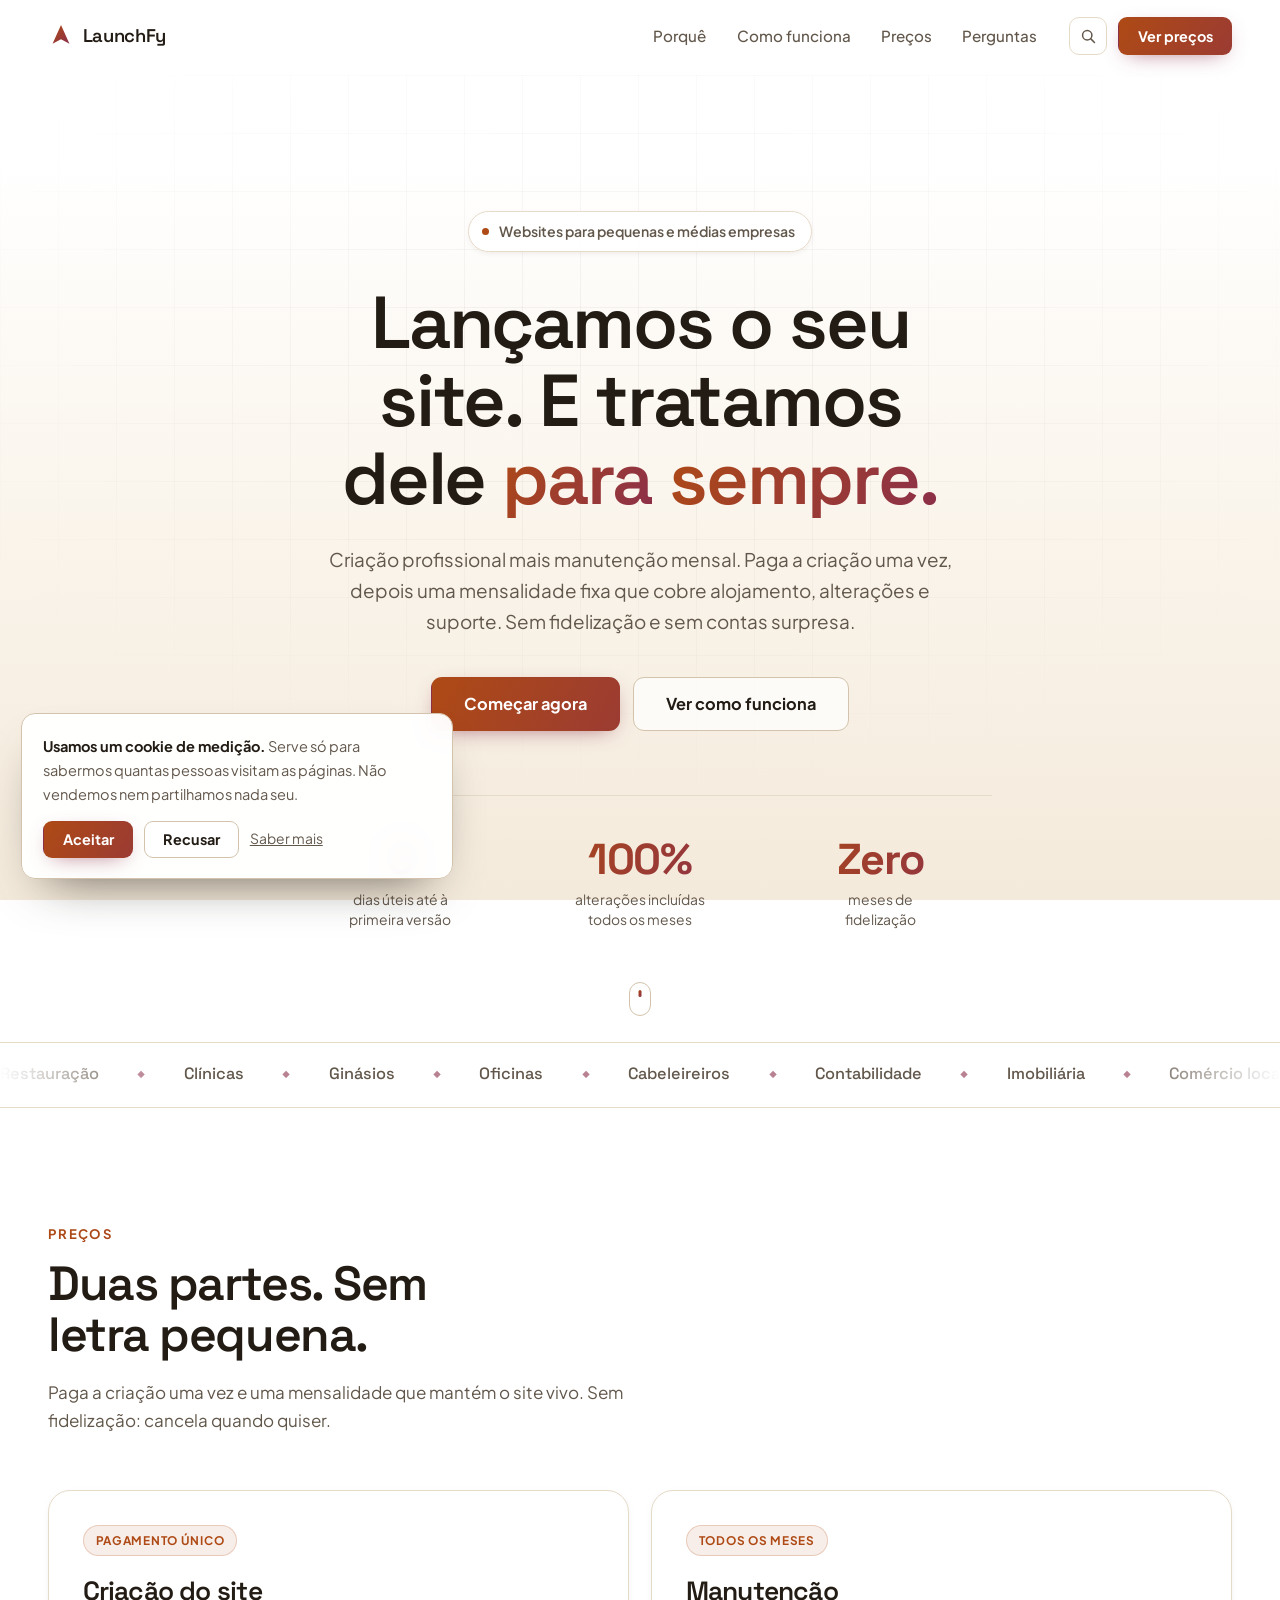
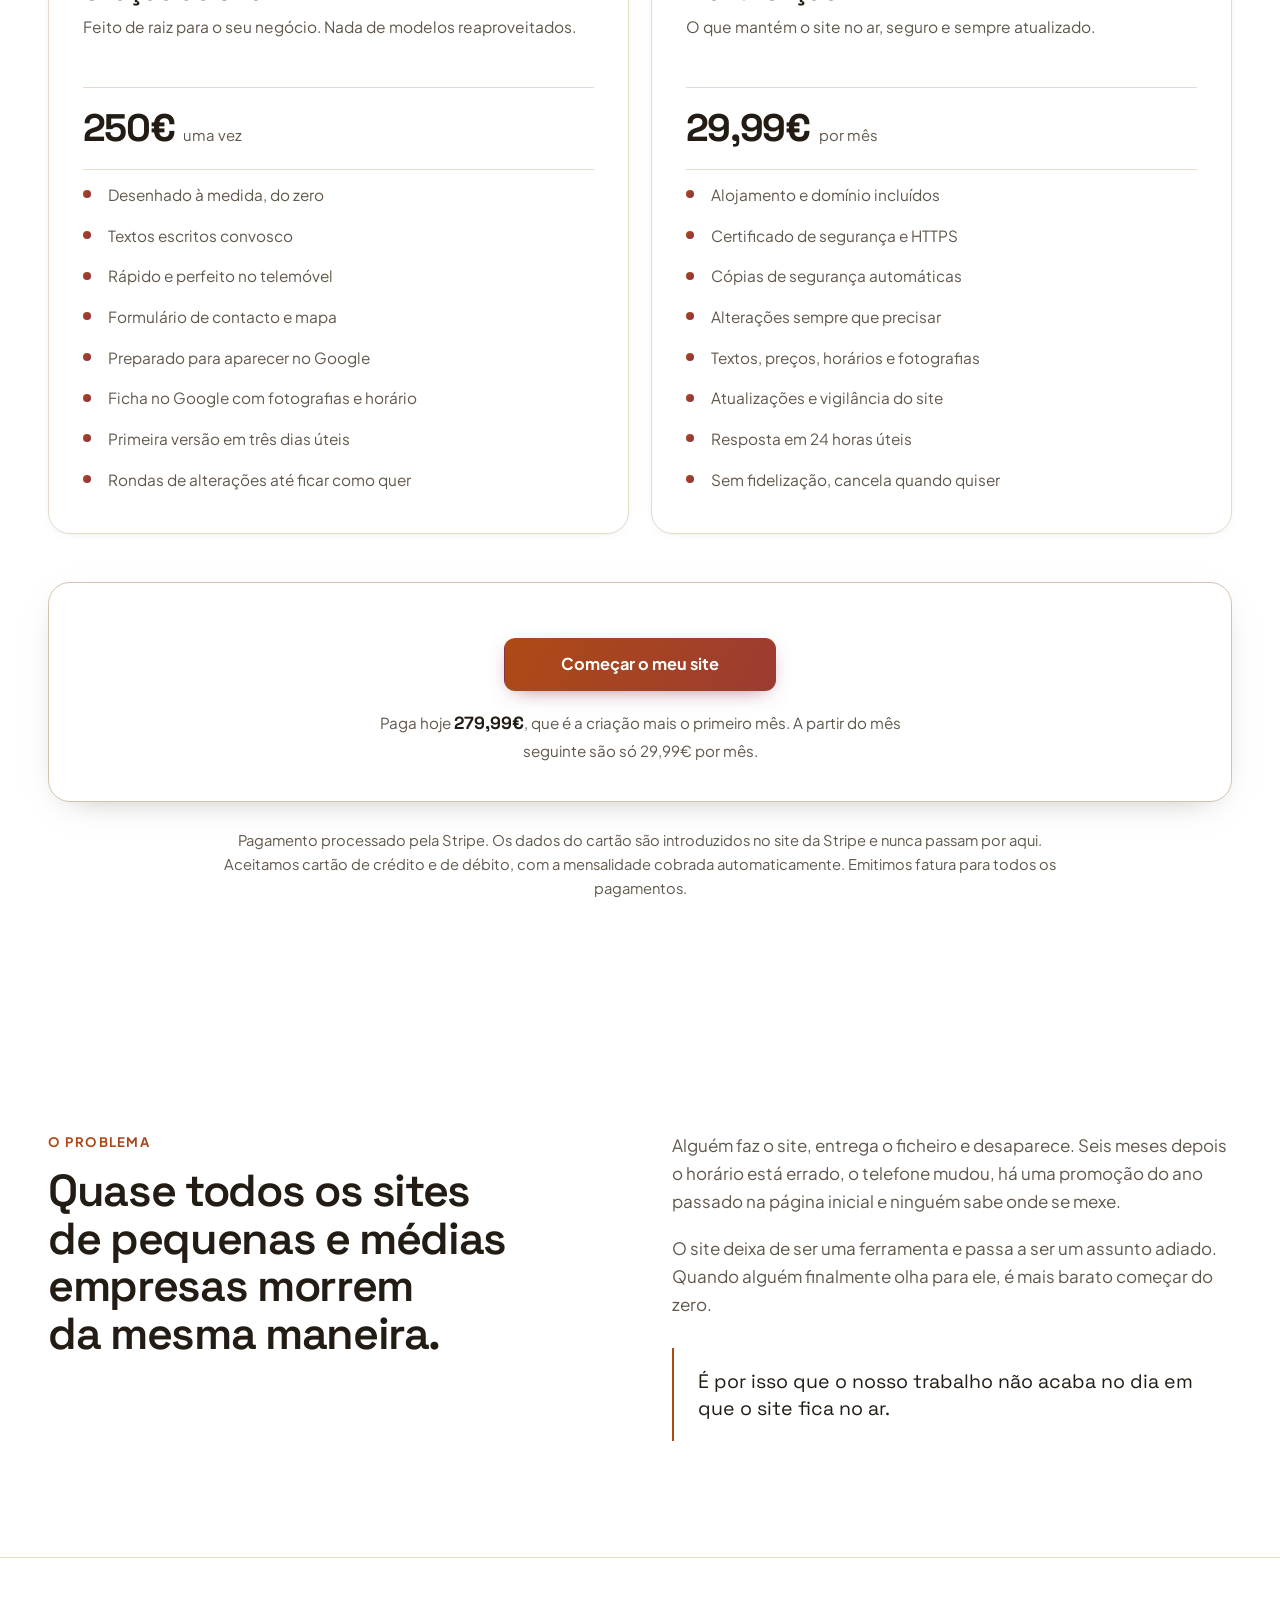
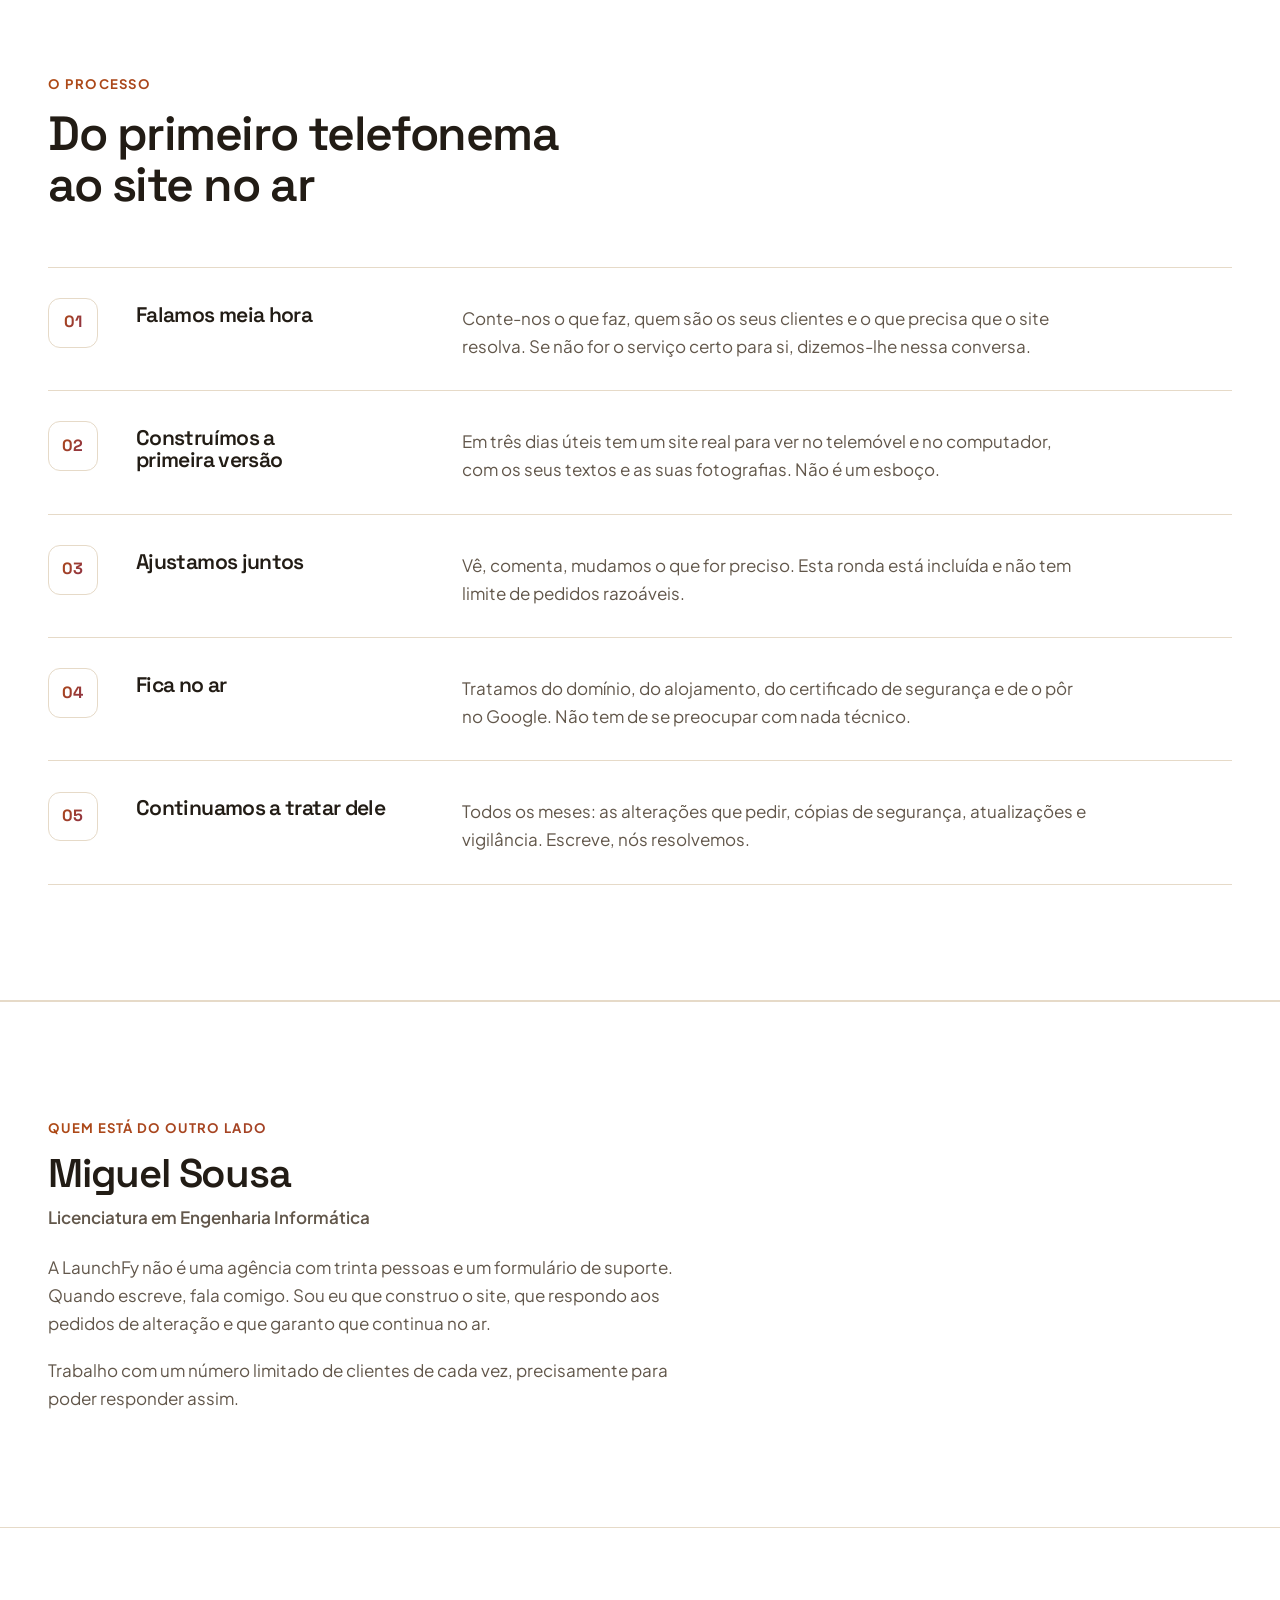
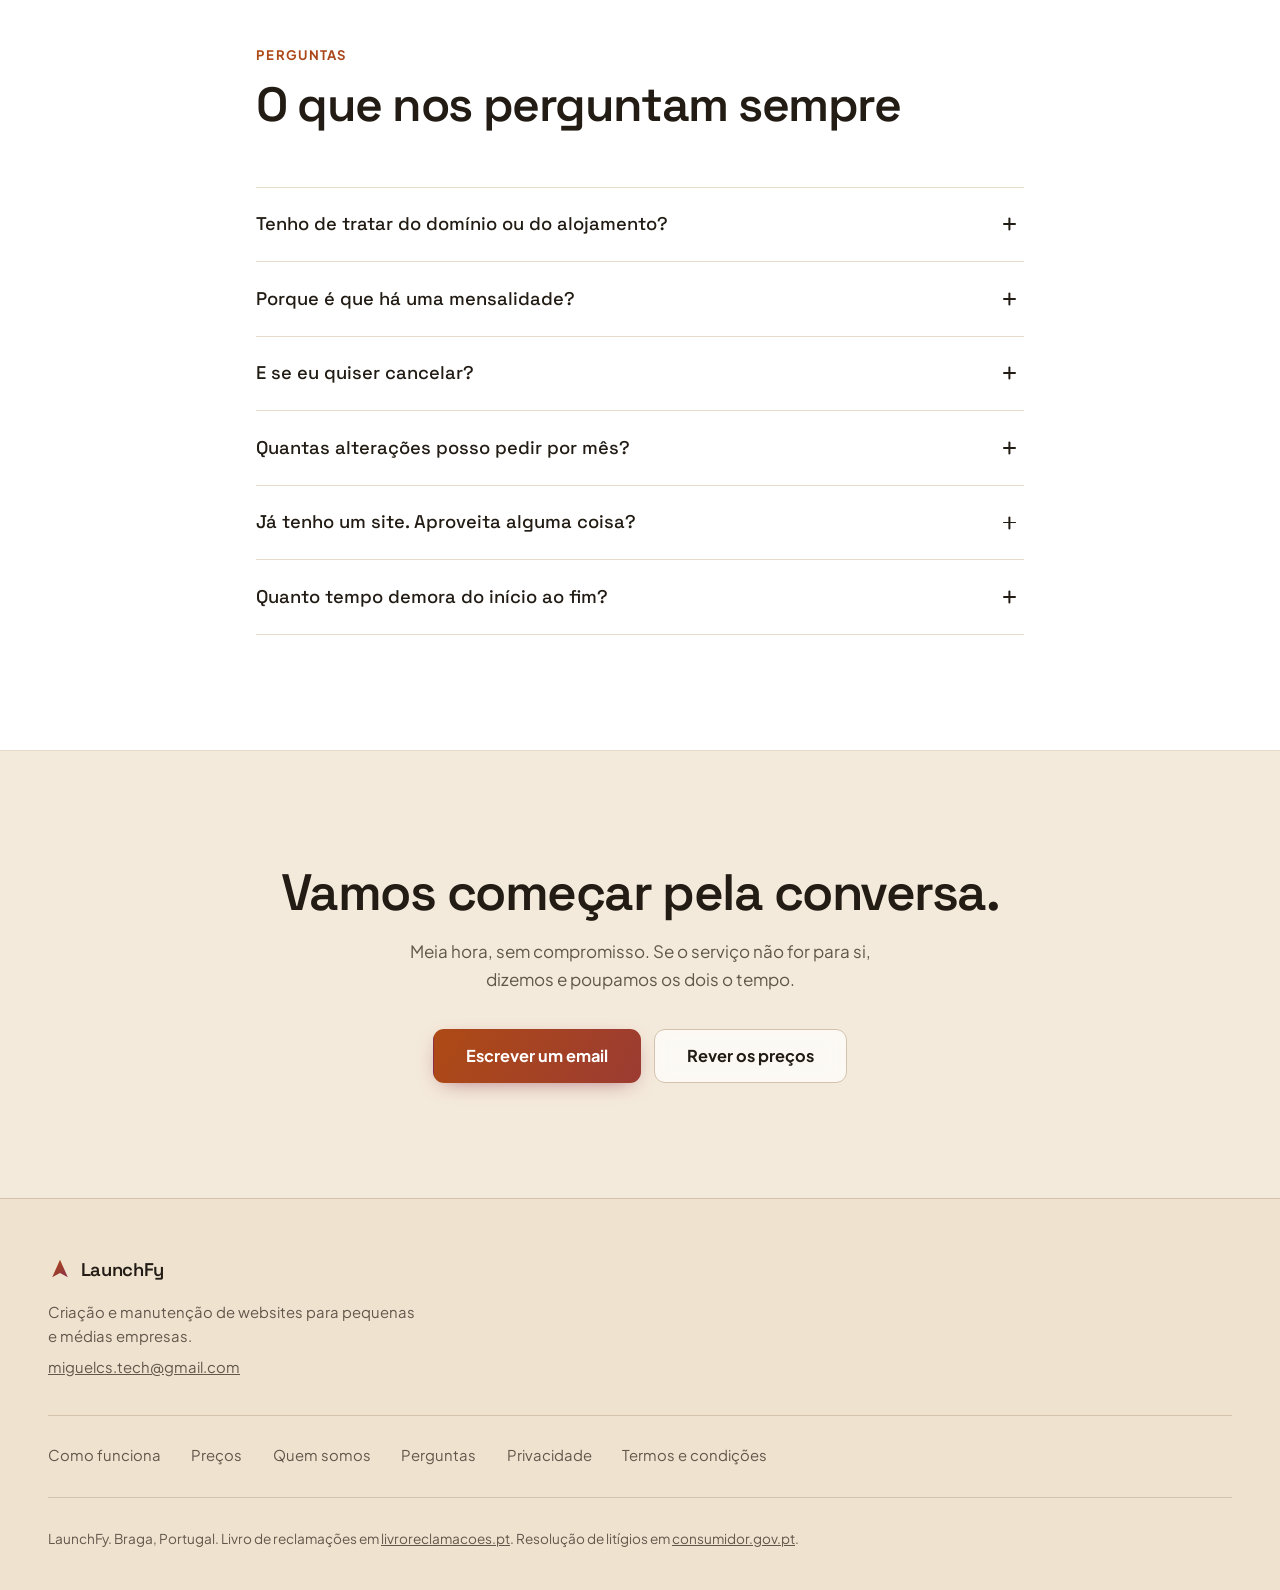
<file: index.html>
﻿<!doctype html>
<html lang="pt-PT">
<head>
<meta charset="utf-8">
<meta name="viewport" content="width=device-width, initial-scale=1">
<title>LaunchFy | Sites para pequenas e médias empresas</title>
<meta name="description" content="Criação e manutenção de websites para micro, pequenas e médias empresas em Portugal. Paga a criação uma vez e uma mensalidade fixa que cobre alojamento, alterações e suporte.">
<link rel="canonical" href="https://launchfy-zeta.vercel.app/">
<meta name="theme-color" content="#FFFFFF">

<meta property="og:type" content="website">
<meta property="og:locale" content="pt_PT">
<meta property="og:site_name" content="LaunchFy">
<meta property="og:title" content="LaunchFy | Sites para pequenas e médias empresas">
<meta property="og:description" content="Criação a partir de 250 euros e 29,99 euros por mês para manter o site no ar, seguro e sempre atualizado.">
<meta property="og:url" content="https://launchfy-zeta.vercel.app/">
<meta name="twitter:card" content="summary_large_image">
<meta property="og:image" content="https://launchfy-zeta.vercel.app/assets/og.png">
<meta property="og:image:width" content="1200">
<meta property="og:image:height" content="630">
<meta property="og:image:alt" content="LaunchFy, sites para pequenas e médias empresas">
<meta name="twitter:image" content="https://launchfy-zeta.vercel.app/assets/og.png">

<script type="application/ld+json">
{
  "@context": "https://schema.org",
  "@type": "ProfessionalService",
  "name": "LaunchFy",
  "url": "https://launchfy-zeta.vercel.app/",
  "image": "https://launchfy-zeta.vercel.app/assets/og.png",
  "email": "miguelcs.tech@gmail.com",
  "description": "Criação e manutenção de websites para pequenas e médias empresas.",
  "address": { "@type": "PostalAddress", "addressLocality": "Braga", "addressCountry": "PT" },
  "areaServed": { "@type": "Country", "name": "Portugal" },
  "founder": { "@type": "Person", "name": "Miguel Sousa" },
  "makesOffer": [
    { "@type": "Offer", "name": "Criação do site", "price": "250", "priceCurrency": "EUR" },
    { "@type": "Offer", "name": "Manutenção do site", "price": "29.99", "priceCurrency": "EUR",
      "priceSpecification": { "@type": "UnitPriceSpecification", "price": "29.99", "priceCurrency": "EUR", "unitCode": "MON" } }
  ]
}
</script>

<link rel="preconnect" href="https://fonts.googleapis.com">
<link rel="preconnect" href="https://fonts.gstatic.com" crossorigin>
<link rel="stylesheet" href="https://fonts.googleapis.com/css2?family=Space+Grotesk:wght@400;500;600;700&family=Plus+Jakarta+Sans:wght@400;500;600;700;800&display=swap">
<link rel="stylesheet" href="assets/style.css?v=3">
<link rel="icon" href="assets/favicon.svg" type="image/svg+xml">
</head>
<body>

<!-- ecrã de carregamento -->
<div class="boot" data-boot>
  <div class="boot-mark">
    <svg viewBox="0 0 40 40" width="44" height="44" aria-hidden="true">
      <defs>
        <linearGradient id="bg1" x1="0" y1="0" x2="1" y2="1">
          <stop offset="0%" stop-color="#AE4A15"/>
          <stop offset="100%" stop-color="#8B2F4A"/>
        </linearGradient>
      </defs>
      <path d="M20 3 L33 32 L20 25 L7 32 Z" fill="url(#bg1)"/>
    </svg>
    <span>LaunchFy</span>
  </div>
  <div class="boot-bar"><i></i></div>
</div>

<a class="skip" href="#conteudo">Saltar para o conteúdo</a>

<header class="nav" data-nav>
  <div class="nav-in">
    <a class="logo" href="index.html">
      <svg viewBox="0 0 40 40" width="26" height="26" aria-hidden="true">
        <defs>
          <linearGradient id="lg1" x1="0" y1="0" x2="1" y2="1">
            <stop offset="0%" stop-color="#AE4A15"/>
            <stop offset="100%" stop-color="#8B2F4A"/>
          </linearGradient>
        </defs>
        <path d="M20 3 L33 32 L20 25 L7 32 Z" fill="url(#lg1)"/>
      </svg>
      <span>LaunchFy</span>
    </a>

    <nav class="links" aria-label="Principal">
      <a href="#porque">Porquê</a>
      <a href="#como">Como funciona</a>
      <a href="#precos">Preços</a>
      <a href="#faq">Perguntas</a>
    </nav>

    <div class="nav-acts">
      <button class="icon-btn" type="button" data-search-open aria-label="Procurar no site">
        <svg viewBox="0 0 20 20" width="17" height="17" aria-hidden="true"><circle cx="8.5" cy="8.5" r="5.5" fill="none" stroke="currentColor" stroke-width="1.8"/><path d="M12.8 12.8 17 17" stroke="currentColor" stroke-width="1.8" stroke-linecap="round"/></svg>
      </button>
      <a class="btn btn-grad btn-sm" href="#precos">Ver preços</a>
    </div>
  </div>
  <div class="scrollbar"><span data-progress></span></div>
</header>

<main id="conteudo">

  <!-- ======================================================= hero -->
  <section class="hero">
    <div class="grid-fade" aria-hidden="true"></div>

    <div class="shell hero-in">
      <p class="badge" data-anim="1">
        <i class="dot"></i>
        Websites para pequenas e médias empresas
      </p>

      <h1 class="hero-h" data-split>Lançamos o seu site. E tratamos dele para sempre.</h1>

      <p class="hero-p" data-anim="2">
        Criação profissional mais manutenção mensal. Paga a criação uma vez, depois
        uma mensalidade fixa que cobre alojamento, alterações e suporte. Sem
        fidelização e sem contas surpresa.
      </p>

      <div class="hero-acts" data-anim="3">
        <a class="btn btn-grad btn-lg" href="#precos">
          <span>Começar agora</span>
        </a>
        <a class="btn btn-glass btn-lg" href="#como">Ver como funciona</a>
      </div>

      <div class="stats" data-anim="4">
        <div class="stat">
          <b data-count="3">0</b>
          <span>dias úteis até à<br>primeira versão</span>
        </div>
        <div class="stat">
          <b data-count="100" data-suffix="%">0</b>
          <span>alterações incluídas<br>todos os meses</span>
        </div>
        <div class="stat">
          <b data-count="0" data-prefix="" data-zero="Zero">0</b>
          <span>meses de<br>fidelização</span>
        </div>
      </div>
    </div>

    <div class="scroll-hint" aria-hidden="true">
      <span></span>
    </div>
  </section>

  <!-- ======================================================= marquee -->
  <section class="strip" aria-label="Setores com que trabalhamos">
    <div class="marquee" data-marquee>
      <div class="track">
        <span>Restauração</span><i>◆</i>
        <span>Clínicas</span><i>◆</i>
        <span>Ginásios</span><i>◆</i>
        <span>Oficinas</span><i>◆</i>
        <span>Cabeleireiros</span><i>◆</i>
        <span>Contabilidade</span><i>◆</i>
        <span>Imobiliária</span><i>◆</i>
        <span>Comércio local</span><i>◆</i>
        <span>Advogados</span><i>◆</i>
        <span>Construção</span><i>◆</i>
      </div>
    </div>
  </section>


  <!-- ======================================================= preços -->
  <section class="sec" id="precos">
    <div class="shell">
      <div class="head" data-reveal>
        <p class="eyebrow">Preços</p>
        <h2>Duas partes. Sem letra pequena.</h2>
        <p class="head-p">Paga a criação uma vez e uma mensalidade que mantém o site
        vivo. Sem fidelização: cancela quando quiser.</p>
      </div>

      <!-- ==================================================================
           PREÇÁRIO. Muda os valores aqui e mais nada.
           São 4 sítios: os dois cartões, o total no botão e a nota por baixo.
           =================================================================== -->
      <div class="cards">

        <article class="card" data-reveal data-tilt>
          <p class="when">Pagamento único</p>
          <div class="card-top">
            <h3>Criação do site</h3>
            <p>Feito de raiz para o seu negócio. Nada de modelos reaproveitados.</p>
          </div>

          <div class="card-price">
            <div class="pr"><b>250€</b><span>uma vez</span></div>
          </div>

          <ul class="feat">
            <li>Desenhado à medida, do zero</li>
            <li>Textos escritos convosco</li>
            <li>Rápido e perfeito no telemóvel</li>
            <li>Formulário de contacto e mapa</li>
            <li>Preparado para aparecer no Google</li>
            <li>Ficha no Google com fotografias e horário</li>
            <li>Primeira versão em três dias úteis</li>
            <li>Rondas de alterações até ficar como quer</li>
          </ul>
        </article>

        <article class="card" data-reveal data-delay="120" data-tilt>
          <p class="when">Todos os meses</p>
          <div class="card-top">
            <h3>Manutenção</h3>
            <p>O que mantém o site no ar, seguro e sempre atualizado.</p>
          </div>

          <div class="card-price">
            <div class="pr"><b>29,99€</b><span>por mês</span></div>
          </div>

          <ul class="feat">
            <li>Alojamento e domínio incluídos</li>
            <li>Certificado de segurança e HTTPS</li>
            <li>Cópias de segurança automáticas</li>
            <li>Alterações sempre que precisar</li>
            <li>Textos, preços, horários e fotografias</li>
            <li>Atualizações e vigilância do site</li>
            <li>Resposta em 24 horas úteis</li>
            <li>Sem fidelização, cancela quando quiser</li>
          </ul>
        </article>

      </div>

      <div class="buy" data-reveal>
        <!-- Stripe Payment Link real: 250€ único + 29,99€/mês -->
        <a class="btn btn-grad btn-lg" href="https://buy.stripe.com/6oU00k89z2BfgOc95PcV200" rel="noopener">
          <span>Começar o meu site</span>
        </a>
        <p class="buy-note">Paga hoje <strong>279,99€</strong>, que é a criação mais o primeiro mês.
        A partir do mês seguinte são só 29,99€ por mês.</p>
      </div>

      <p class="pay-note" data-reveal>
        Pagamento processado pela Stripe. Os dados do cartão são introduzidos no site
        da Stripe e nunca passam por aqui. Aceitamos cartão de crédito e de débito,
        com a mensalidade cobrada automaticamente. Emitimos fatura para todos os pagamentos.
      </p>
    </div>
  </section>


  <!-- ======================================================= problema -->
  <section class="sec" id="porque">
    <div class="shell">
      <div class="two">
        <div data-reveal>
          <p class="eyebrow">O problema</p>
          <h2>Quase todos os sites de pequenas e médias empresas morrem da mesma maneira.</h2>
        </div>
        <div class="two-body" data-reveal data-delay="120">
          <p>Alguém faz o site, entrega o ficheiro e desaparece. Seis meses depois o
          horário está errado, o telefone mudou, há uma promoção do ano passado na
          página inicial e ninguém sabe onde se mexe.</p>
          <p>O site deixa de ser uma ferramenta e passa a ser um assunto adiado.
          Quando alguém finalmente olha para ele, é mais barato começar do zero.</p>
          <p class="quote">É por isso que o nosso trabalho não acaba no dia em que o site fica no ar.</p>
        </div>
      </div>
    </div>
  </section>

  <!-- ======================================================= como -->
  <section class="sec sec-alt" id="como">
    <div class="shell">
      <div class="head" data-reveal>
        <p class="eyebrow">O processo</p>
        <h2>Do primeiro telefonema ao site no ar</h2>
      </div>

      <ol class="flow">
        <li data-reveal>
          <div class="flow-n"><b>01</b></div>
          <div class="flow-c">
            <h3>Falamos meia hora</h3>
            <p>Conte-nos o que faz, quem são os seus clientes e o que precisa que o
            site resolva. Se não for o serviço certo para si, dizemos-lhe nessa conversa.</p>
          </div>
        </li>
        <li data-reveal data-delay="80">
          <div class="flow-n"><b>02</b></div>
          <div class="flow-c">
            <h3>Construímos a primeira versão</h3>
            <p>Em três dias úteis tem um site real para ver no telemóvel e no
            computador, com os seus textos e as suas fotografias. Não é um esboço.</p>
          </div>
        </li>
        <li data-reveal data-delay="160">
          <div class="flow-n"><b>03</b></div>
          <div class="flow-c">
            <h3>Ajustamos juntos</h3>
            <p>Vê, comenta, mudamos o que for preciso. Esta ronda está incluída e não
            tem limite de pedidos razoáveis.</p>
          </div>
        </li>
        <li data-reveal data-delay="240">
          <div class="flow-n"><b>04</b></div>
          <div class="flow-c">
            <h3>Fica no ar</h3>
            <p>Tratamos do domínio, do alojamento, do certificado de segurança e de o
            pôr no Google. Não tem de se preocupar com nada técnico.</p>
          </div>
        </li>
        <li data-reveal data-delay="320">
          <div class="flow-n"><b>05</b></div>
          <div class="flow-c">
            <h3>Continuamos a tratar dele</h3>
            <p>Todos os meses: as alterações que pedir, cópias de segurança,
            atualizações e vigilância. Escreve, nós resolvemos.</p>
          </div>
        </li>
      </ol>
    </div>
  </section>
  <!-- ======================================================= fundador -->
  <section class="sec sec-alt" id="quem">
    <div class="shell">
      <div class="founder" data-reveal>
        <div class="founder-body">
          <p class="eyebrow">Quem está do outro lado</p>
          <h2>Miguel Sousa</h2>
          <p class="founder-role">Licenciatura em Engenharia Informática</p>
          <p>A LaunchFy não é uma agência com trinta pessoas e um formulário de
          suporte. Quando escreve, fala comigo. Sou eu que construo o site, que
          respondo aos pedidos de alteração e que garanto que continua no ar.</p>
          <p>Trabalho com um número limitado de clientes de cada vez, precisamente
          para poder responder assim.</p>
        </div>
      </div>
    </div>
  </section>

  <!-- ======================================================= faq -->
  <section class="sec" id="faq">
    <div class="shell narrow">
      <div class="head" data-reveal>
        <p class="eyebrow">Perguntas</p>
        <h2>O que nos perguntam sempre</h2>
      </div>

      <div class="faq" data-reveal>
        <details name="faq">
          <summary>Tenho de tratar do domínio ou do alojamento?</summary>
          <div class="ans"><p>Não. Tratamos de tudo: domínio, alojamento, certificado de segurança e cópias de segurança ficam do nosso lado e estão incluídos na mensalidade. Só tem de nos dizer o que quer mudar.</p></div>
        </details>
        <details name="faq">
          <summary>Porque é que há uma mensalidade?</summary>
          <div class="ans"><p>Porque um site não é um objeto, é um serviço. A mensalidade paga o alojamento, o domínio, o certificado de segurança, as cópias de segurança e o tempo a fazer as alterações que pedir. É a diferença entre ter um site e ter um site que continua certo daqui a dois anos.</p></div>
        </details>
        <details name="faq">
          <summary>E se eu quiser cancelar?</summary>
          <div class="ans"><p>Cancela quando quiser, sem penalização. Basta avisar com 30 dias de antecedência. O site fica no ar até ao fim do último mês pago.</p></div>
        </details>
        <details name="faq">
          <summary>Quantas alterações posso pedir por mês?</summary>
          <div class="ans"><p>Não contamos pedidos. Mudar textos, preços, horários, fotografias, adicionar uma página, corrigir um erro: peça e fazemos. Se um pedido for grande ao ponto de ser um projeto novo, dizemos antes e orçamentamos à parte.</p></div>
        </details>
        <details name="faq">
          <summary>Já tenho um site. Aproveita alguma coisa?</summary>
          <div class="ans"><p>Aproveitamos o que prestar, normalmente textos, fotografias e o domínio. O resto refazemos. Sai mais barato refazer bem do que remendar um site antigo.</p></div>
        </details>
        <details name="faq">
          <summary>Quanto tempo demora do início ao fim?</summary>
          <div class="ans"><p>Uma semana. A primeira versão está pronta em três dias úteis e o resto da semana serve para os ajustes. Só atrasa se os textos e as fotografias demorarem a chegar.</p></div>
        </details>
      </div>
    </div>
  </section>

  <!-- ======================================================= cta -->
  <section class="cta">
    <div class="shell narrow cta-in" data-reveal>
      <h2>Vamos começar pela conversa.</h2>
      <p>Meia hora, sem compromisso. Se o serviço não for para si, dizemos e poupamos os dois o tempo.</p>
      <div class="hero-acts">
        <a class="btn btn-grad btn-lg" href="mailto:miguelcs.tech@gmail.com?subject=Quero%20falar%20sobre%20um%20site">
          <span>Escrever um email</span>
        </a>
        <a class="btn btn-glass btn-lg" href="#precos">Rever os preços</a>
      </div>
    </div>
  </section>

</main>

<footer class="foot">
  <div class="shell foot-in">
    <div class="foot-brand">
      <a class="logo" href="index.html">
        <svg viewBox="0 0 40 40" width="24" height="24" aria-hidden="true">
          <defs>
            <linearGradient id="fg1" x1="0" y1="0" x2="1" y2="1">
              <stop offset="0%" stop-color="#AE4A15"/>
              <stop offset="100%" stop-color="#8B2F4A"/>
            </linearGradient>
          </defs>
          <path d="M20 3 L33 32 L20 25 L7 32 Z" fill="url(#fg1)"/>
        </svg>
        <span>LaunchFy</span>
      </a>
      <p>Criação e manutenção de websites para pequenas e médias empresas.</p>
      <p><a href="mailto:miguelcs.tech@gmail.com">miguelcs.tech@gmail.com</a></p>
    </div>

    <nav class="foot-nav" aria-label="Rodapé">
      <a href="#como">Como funciona</a>
      <a href="#precos">Preços</a>
      <a href="#quem">Quem somos</a>
      <a href="#faq">Perguntas</a>
      <a href="privacidade.html">Privacidade</a>
      <a href="termos.html">Termos e condições</a>
    </nav>

    <p class="foot-legal">
      <!-- PREENCHER antes de publicar: NIF. -->
      LaunchFy. Braga, Portugal.
      Livro de reclamações em <a href="https://www.livroreclamacoes.pt/" rel="noopener">livroreclamacoes.pt</a>.
      Resolução de litígios em <a href="https://www.consumidor.gov.pt/" rel="noopener">consumidor.gov.pt</a>.
    </p>
  </div>
</footer>

<button class="to-top" type="button" data-top hidden aria-label="Voltar ao topo">
  <svg viewBox="0 0 20 20" width="17" height="17" aria-hidden="true"><path d="M10 16V5M5 9.5 10 4.5l5 5" fill="none" stroke="currentColor" stroke-width="2" stroke-linecap="round" stroke-linejoin="round"/></svg>
</button>

<dialog class="find" data-search>
  <form method="dialog" class="find-top">
    <label class="sr" for="find-q">Procurar no site</label>
    <svg viewBox="0 0 20 20" width="18" height="18" aria-hidden="true"><circle cx="8.5" cy="8.5" r="5.5" fill="none" stroke="currentColor" stroke-width="1.8"/><path d="M12.8 12.8 17 17" stroke="currentColor" stroke-width="1.8" stroke-linecap="round"/></svg>
    <input id="find-q" type="search" data-search-input placeholder="Escreva o que procura" autocomplete="off" spellcheck="false">
    <button class="esc" value="fechar">Esc</button>
  </form>
  <div class="find-out" data-search-out role="status" aria-live="polite"></div>
</dialog>

<aside class="cookie" data-cookies hidden>
  <p><strong>Usamos um cookie de medição.</strong> Serve só para sabermos quantas pessoas visitam as páginas. Não vendemos nem partilhamos nada seu.</p>
  <div class="cookie-acts">
    <button class="btn btn-grad btn-sm" type="button" data-cookies-yes>Aceitar</button>
    <button class="btn btn-glass btn-sm" type="button" data-cookies-no>Recusar</button>
    <a href="privacidade.html">Saber mais</a>
  </div>
</aside>

<script src="assets/main.js?v=3" defer></script>
</body>
</html>
</file>
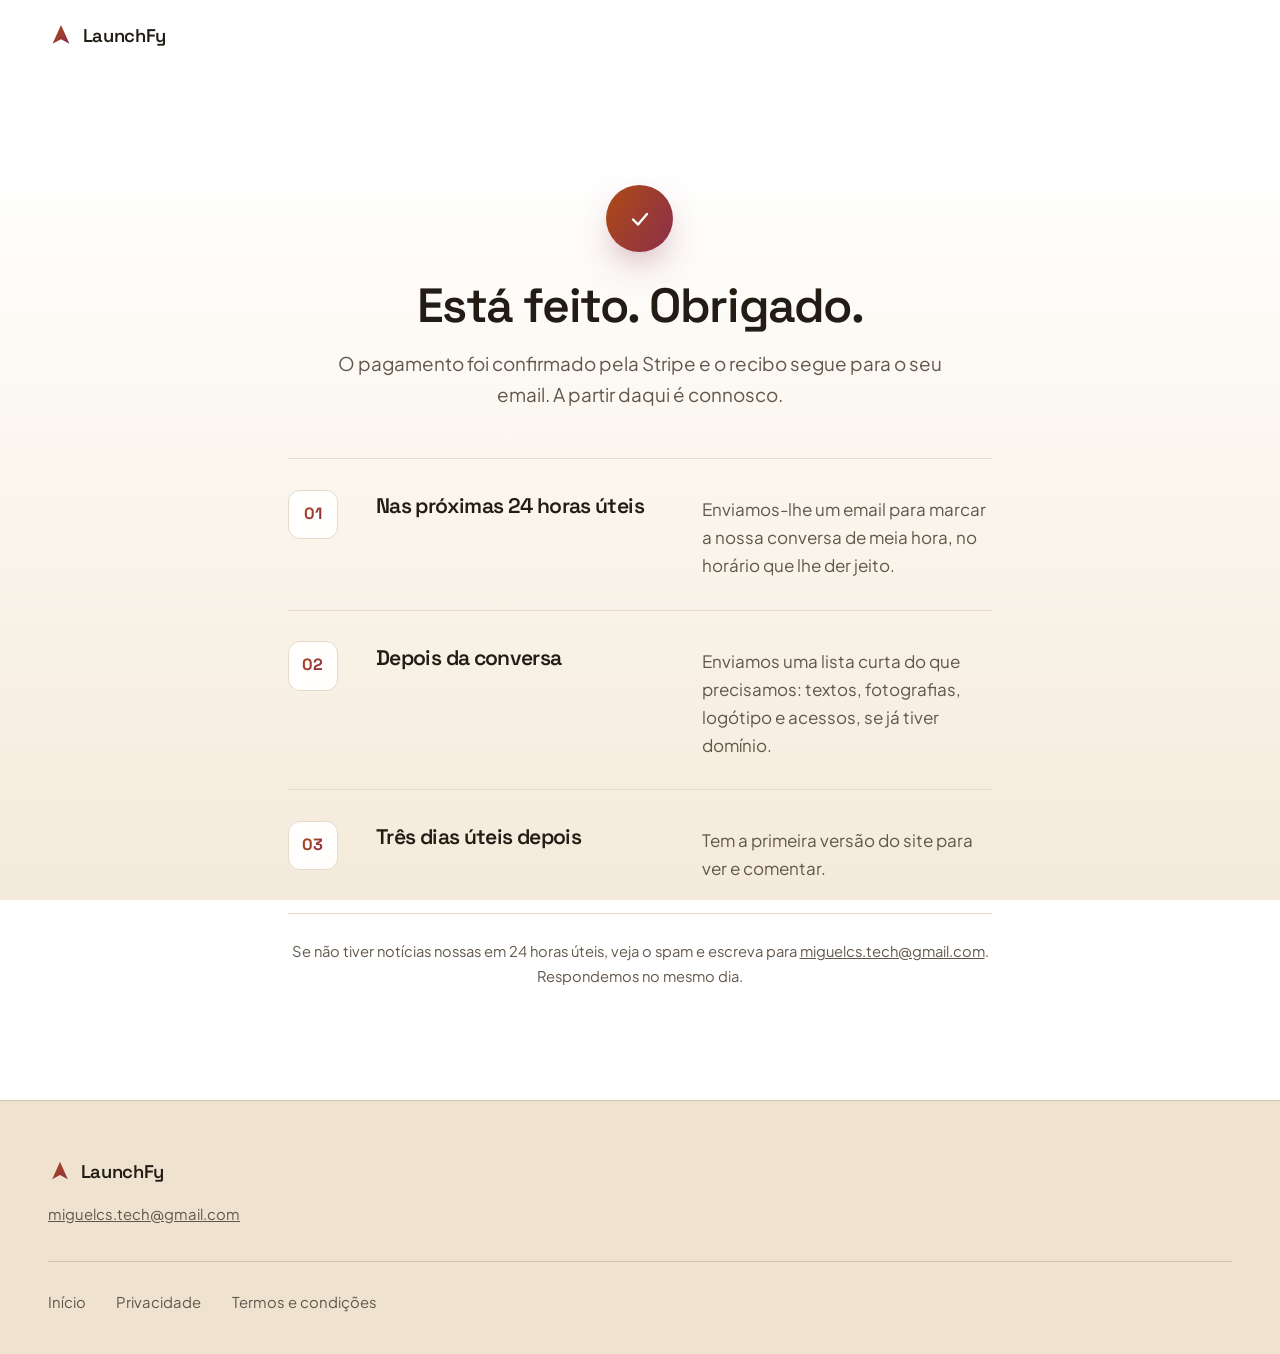
<file: obrigado.html>
﻿<!doctype html>
<html lang="pt-PT">
<head>
<meta charset="utf-8">
<meta name="viewport" content="width=device-width, initial-scale=1">
<title>Pagamento confirmado | LaunchFy</title>
<meta name="description" content="Confirmação de pagamento e próximos passos do seu projeto.">
<meta name="robots" content="noindex">
<meta name="theme-color" content="#FFFFFF">
<link rel="preconnect" href="https://fonts.googleapis.com">
<link rel="preconnect" href="https://fonts.gstatic.com" crossorigin>
<link rel="stylesheet" href="https://fonts.googleapis.com/css2?family=Space+Grotesk:wght@400;500;600;700&family=Plus+Jakarta+Sans:wght@400;500;600;700;800&display=swap">
<link rel="stylesheet" href="assets/style.css?v=3">
<link rel="icon" href="assets/favicon.svg" type="image/svg+xml">
</head>
<body>

<a class="skip" href="#conteudo">Saltar para o conteúdo</a>

<header class="nav stuck" data-nav>
  <div class="nav-in">
    <a class="logo" href="index.html">
      <svg viewBox="0 0 40 40" width="26" height="26" aria-hidden="true">
        <defs><linearGradient id="lg1" x1="0" y1="0" x2="1" y2="1"><stop offset="0%" stop-color="#AE4A15"/><stop offset="100%" stop-color="#8B2F4A"/></linearGradient></defs>
        <path d="M20 3 L33 32 L20 25 L7 32 Z" fill="url(#lg1)"/>
      </svg>
      <span>LaunchFy</span>
    </a>
  </div>
</header>

<main id="conteudo">
  <section class="done">
    <div class="shell narrow">
      <div class="seal" aria-hidden="true">
        <svg viewBox="0 0 24 24" width="24" height="24"><path d="M5 12.5 10 17.5 19 7" fill="none" stroke="currentColor" stroke-width="2.4" stroke-linecap="round" stroke-linejoin="round"/></svg>
      </div>

      <h1>Está feito. Obrigado.</h1>
      <p class="hero-p">O pagamento foi confirmado pela Stripe e o recibo segue para o seu email. A partir daqui é connosco.</p>

      <ol class="flow">
        <li>
          <div class="flow-n"><b>01</b></div>
          <div class="flow-c">
            <h3>Nas próximas 24 horas úteis</h3>
            <p>Enviamos-lhe um email para marcar a nossa conversa de meia hora, no horário que lhe der jeito.</p>
          </div>
        </li>
        <li>
          <div class="flow-n"><b>02</b></div>
          <div class="flow-c">
            <h3>Depois da conversa</h3>
            <p>Enviamos uma lista curta do que precisamos: textos, fotografias, logótipo e acessos, se já tiver domínio.</p>
          </div>
        </li>
        <li>
          <div class="flow-n"><b>03</b></div>
          <div class="flow-c">
            <h3>Três dias úteis depois</h3>
            <p>Tem a primeira versão do site para ver e comentar.</p>
          </div>
        </li>
      </ol>

      <p class="pay-note">
        Se não tiver notícias nossas em 24 horas úteis, veja o spam e escreva para
        <a href="mailto:miguelcs.tech@gmail.com">miguelcs.tech@gmail.com</a>. Respondemos no mesmo dia.
      </p>
    </div>
  </section>
</main>

<footer class="foot">
  <div class="shell foot-in">
    <div class="foot-brand">
      <a class="logo" href="index.html">
        <svg viewBox="0 0 40 40" width="24" height="24" aria-hidden="true">
          <defs><linearGradient id="fg1" x1="0" y1="0" x2="1" y2="1"><stop offset="0%" stop-color="#AE4A15"/><stop offset="100%" stop-color="#8B2F4A"/></linearGradient></defs>
          <path d="M20 3 L33 32 L20 25 L7 32 Z" fill="url(#fg1)"/>
        </svg>
        <span>LaunchFy</span>
      </a>
      <p><a href="mailto:miguelcs.tech@gmail.com">miguelcs.tech@gmail.com</a></p>
    </div>
    <nav class="foot-nav" aria-label="Rodapé">
      <a href="index.html">Início</a>
      <a href="privacidade.html">Privacidade</a>
      <a href="termos.html">Termos e condições</a>
    </nav>
  </div>
</footer>

<script src="assets/main.js?v=3" defer></script>
</body>
</html>
</file>
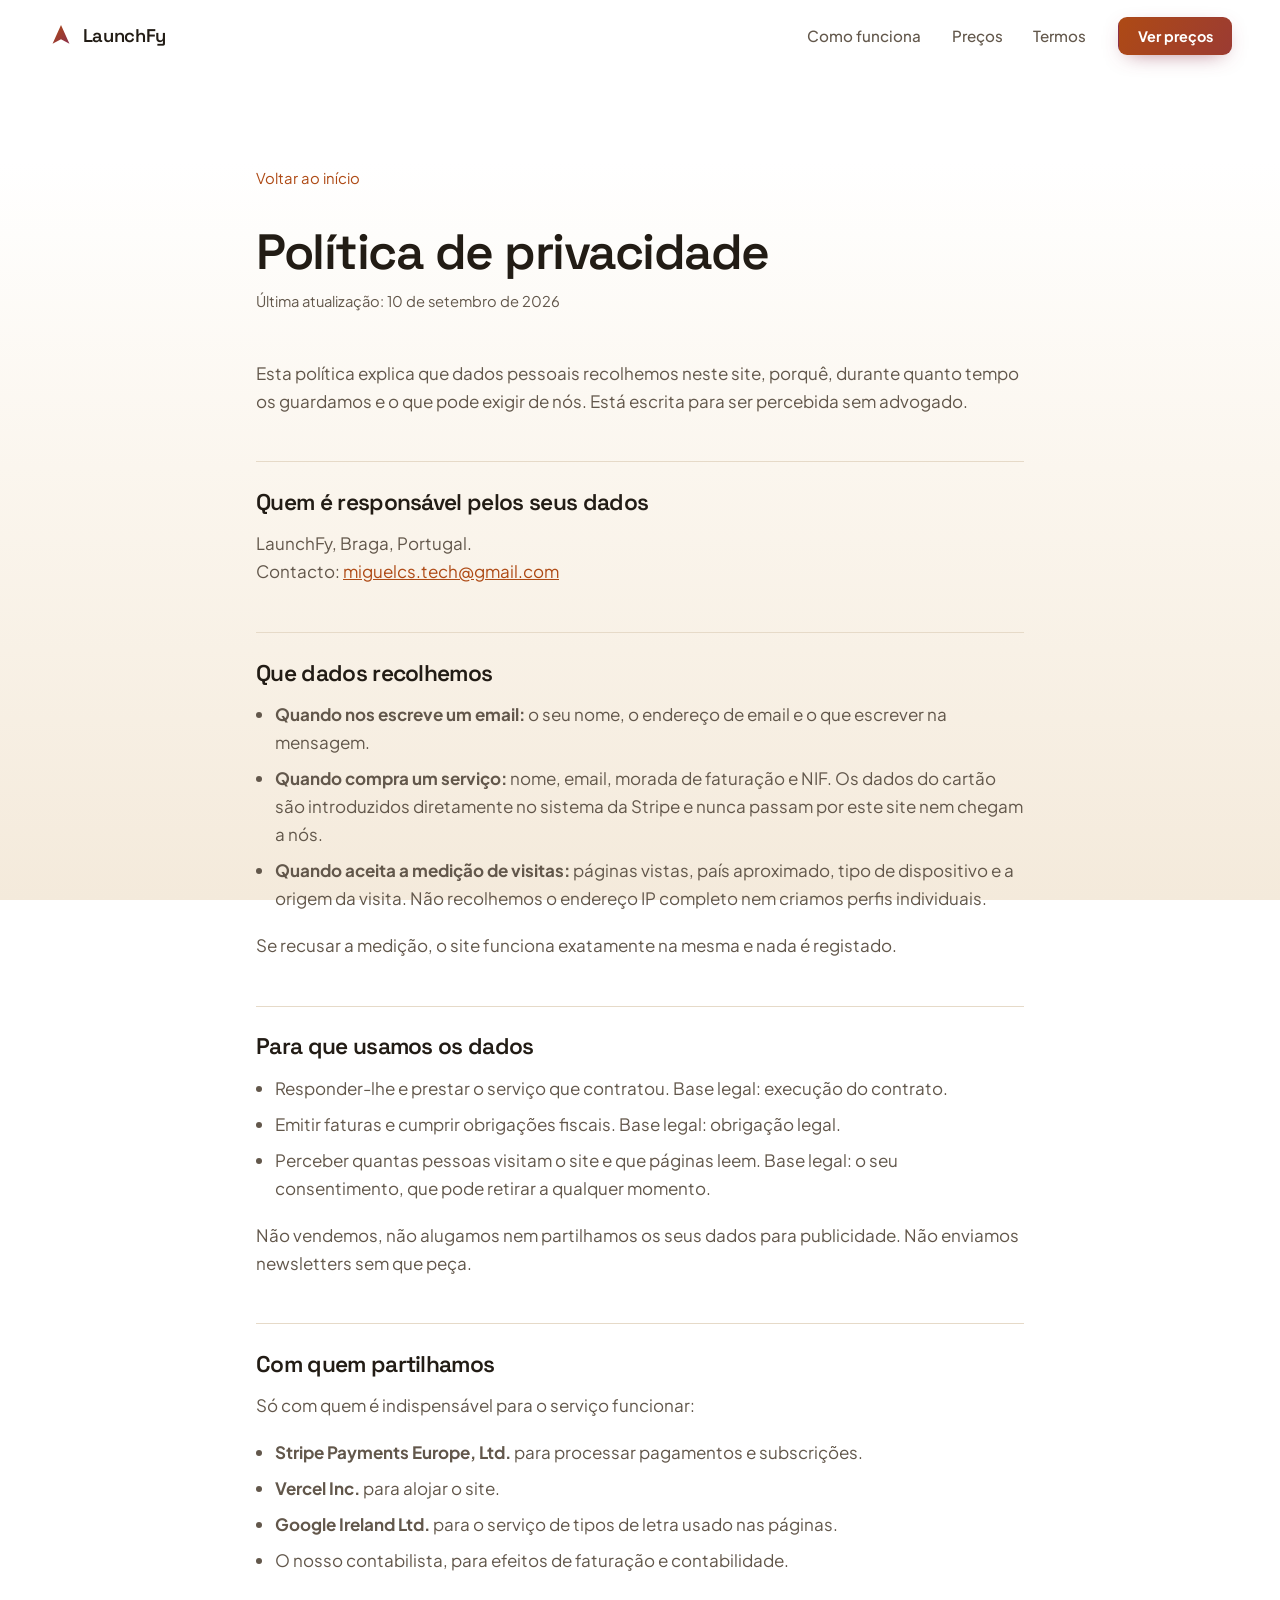
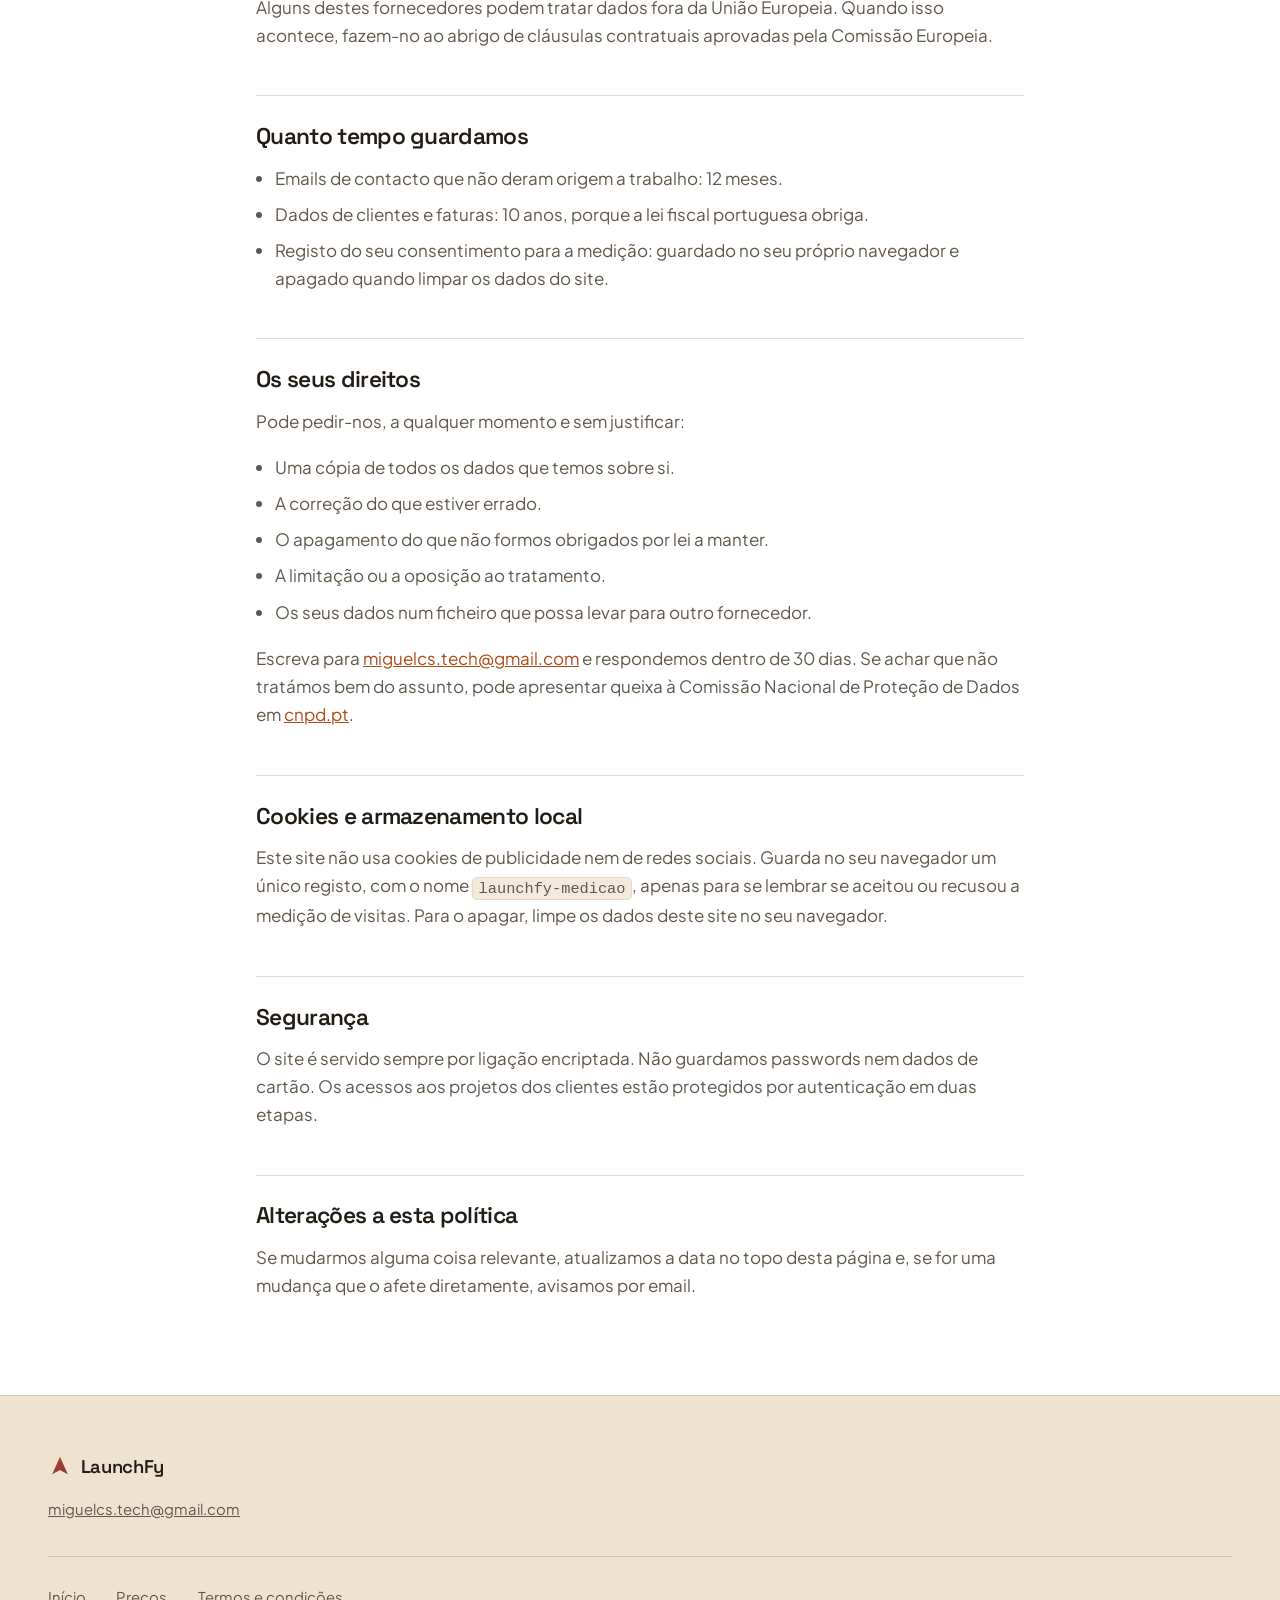
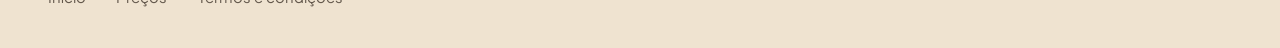
<file: privacidade.html>
﻿<!doctype html>
<html lang="pt-PT">
<head>
<meta charset="utf-8">
<meta name="viewport" content="width=device-width, initial-scale=1">
<title>Política de privacidade | LaunchFy</title>
<meta name="description" content="Que dados pessoais são recolhidos neste site, para que servem, quanto tempo ficam guardados e como pode exercer os seus direitos.">
<link rel="canonical" href="https://launchfy-zeta.vercel.app/privacidade.html">
<meta name="theme-color" content="#FFFFFF">
<link rel="preconnect" href="https://fonts.googleapis.com">
<link rel="preconnect" href="https://fonts.gstatic.com" crossorigin>
<link rel="stylesheet" href="https://fonts.googleapis.com/css2?family=Space+Grotesk:wght@400;500;600;700&family=Plus+Jakarta+Sans:wght@400;500;600;700;800&display=swap">
<link rel="stylesheet" href="assets/style.css?v=3">
<link rel="icon" href="assets/favicon.svg" type="image/svg+xml">
</head>
<body>

<a class="skip" href="#conteudo">Saltar para o conteúdo</a>

<header class="nav stuck" data-nav>
  <div class="nav-in">
    <a class="logo" href="index.html">
      <svg viewBox="0 0 40 40" width="26" height="26" aria-hidden="true">
        <defs><linearGradient id="lg1" x1="0" y1="0" x2="1" y2="1"><stop offset="0%" stop-color="#AE4A15"/><stop offset="100%" stop-color="#8B2F4A"/></linearGradient></defs>
        <path d="M20 3 L33 32 L20 25 L7 32 Z" fill="url(#lg1)"/>
      </svg>
      <span>LaunchFy</span>
    </a>
    <nav class="links" aria-label="Principal">
      <a href="index.html#como">Como funciona</a>
      <a href="index.html#precos">Preços</a>
      <a href="termos.html">Termos</a>
    </nav>
    <div class="nav-acts">
      <a class="btn btn-grad btn-sm" href="index.html#precos">Ver preços</a>
    </div>
  </div>
  <div class="scrollbar"><span data-progress></span></div>
</header>

<main id="conteudo">
  <article class="doc">
    <div class="shell narrow">
      <a class="back" href="index.html">Voltar ao início</a>

      <h1>Política de privacidade</h1>
      <p class="updated">Última atualização: 10 de setembro de 2026</p>

      <p>Esta política explica que dados pessoais recolhemos neste site, porquê, durante quanto tempo os guardamos e o que pode exigir de nós. Está escrita para ser percebida sem advogado.</p>

      <h2>Quem é responsável pelos seus dados</h2>
      <p>
        <!-- PREENCHER antes de publicar: NIF e morada completa (rua e codigo postal). A lei exige-os aqui. -->
        LaunchFy, Braga, Portugal.<br>
        Contacto: <a href="mailto:miguelcs.tech@gmail.com">miguelcs.tech@gmail.com</a>
      </p>

      <h2>Que dados recolhemos</h2>
      <ul>
        <li><strong>Quando nos escreve um email:</strong> o seu nome, o endereço de email e o que escrever na mensagem.</li>
        <li><strong>Quando compra um serviço:</strong> nome, email, morada de faturação e NIF. Os dados do cartão são introduzidos diretamente no sistema da Stripe e nunca passam por este site nem chegam a nós.</li>
        <li><strong>Quando aceita a medição de visitas:</strong> páginas vistas, país aproximado, tipo de dispositivo e a origem da visita. Não recolhemos o endereço IP completo nem criamos perfis individuais.</li>
      </ul>
      <p>Se recusar a medição, o site funciona exatamente na mesma e nada é registado.</p>

      <h2>Para que usamos os dados</h2>
      <ul>
        <li>Responder-lhe e prestar o serviço que contratou. Base legal: execução do contrato.</li>
        <li>Emitir faturas e cumprir obrigações fiscais. Base legal: obrigação legal.</li>
        <li>Perceber quantas pessoas visitam o site e que páginas leem. Base legal: o seu consentimento, que pode retirar a qualquer momento.</li>
      </ul>
      <p>Não vendemos, não alugamos nem partilhamos os seus dados para publicidade. Não enviamos newsletters sem que peça.</p>

      <h2>Com quem partilhamos</h2>
      <p>Só com quem é indispensável para o serviço funcionar:</p>
      <ul>
        <li><strong>Stripe Payments Europe, Ltd.</strong> para processar pagamentos e subscrições.</li>
        <li><strong>Vercel Inc.</strong> para alojar o site.</li>
        <li><strong>Google Ireland Ltd.</strong> para o serviço de tipos de letra usado nas páginas.</li>
        <li>O nosso contabilista, para efeitos de faturação e contabilidade.</li>
      </ul>
      <p>Alguns destes fornecedores podem tratar dados fora da União Europeia. Quando isso acontece, fazem-no ao abrigo de cláusulas contratuais aprovadas pela Comissão Europeia.</p>

      <h2>Quanto tempo guardamos</h2>
      <ul>
        <li>Emails de contacto que não deram origem a trabalho: 12 meses.</li>
        <li>Dados de clientes e faturas: 10 anos, porque a lei fiscal portuguesa obriga.</li>
        <li>Registo do seu consentimento para a medição: guardado no seu próprio navegador e apagado quando limpar os dados do site.</li>
      </ul>

      <h2>Os seus direitos</h2>
      <p>Pode pedir-nos, a qualquer momento e sem justificar:</p>
      <ul>
        <li>Uma cópia de todos os dados que temos sobre si.</li>
        <li>A correção do que estiver errado.</li>
        <li>O apagamento do que não formos obrigados por lei a manter.</li>
        <li>A limitação ou a oposição ao tratamento.</li>
        <li>Os seus dados num ficheiro que possa levar para outro fornecedor.</li>
      </ul>
      <p>Escreva para <a href="mailto:miguelcs.tech@gmail.com">miguelcs.tech@gmail.com</a> e respondemos dentro de 30 dias. Se achar que não tratámos bem do assunto, pode apresentar queixa à Comissão Nacional de Proteção de Dados em <a href="https://www.cnpd.pt/" rel="noopener">cnpd.pt</a>.</p>

      <h2>Cookies e armazenamento local</h2>
      <p>Este site não usa cookies de publicidade nem de redes sociais. Guarda no seu navegador um único registo, com o nome <code>launchfy-medicao</code>, apenas para se lembrar se aceitou ou recusou a medição de visitas. Para o apagar, limpe os dados deste site no seu navegador.</p>

      <h2>Segurança</h2>
      <p>O site é servido sempre por ligação encriptada. Não guardamos passwords nem dados de cartão. Os acessos aos projetos dos clientes estão protegidos por autenticação em duas etapas.</p>

      <h2>Alterações a esta política</h2>
      <p>Se mudarmos alguma coisa relevante, atualizamos a data no topo desta página e, se for uma mudança que o afete diretamente, avisamos por email.</p>
    </div>
  </article>
</main>

<footer class="foot">
  <div class="shell foot-in">
    <div class="foot-brand">
      <a class="logo" href="index.html">
        <svg viewBox="0 0 40 40" width="24" height="24" aria-hidden="true">
          <defs><linearGradient id="fg1" x1="0" y1="0" x2="1" y2="1"><stop offset="0%" stop-color="#AE4A15"/><stop offset="100%" stop-color="#8B2F4A"/></linearGradient></defs>
          <path d="M20 3 L33 32 L20 25 L7 32 Z" fill="url(#fg1)"/>
        </svg>
        <span>LaunchFy</span>
      </a>
      <p><a href="mailto:miguelcs.tech@gmail.com">miguelcs.tech@gmail.com</a></p>
    </div>
    <nav class="foot-nav" aria-label="Rodapé">
      <a href="index.html">Início</a>
      <a href="index.html#precos">Preços</a>
      <a href="termos.html">Termos e condições</a>
    </nav>
  </div>
</footer>

<button class="to-top" type="button" data-top hidden aria-label="Voltar ao topo">
  <svg viewBox="0 0 20 20" width="17" height="17" aria-hidden="true"><path d="M10 16V5M5 9.5 10 4.5l5 5" fill="none" stroke="currentColor" stroke-width="2" stroke-linecap="round" stroke-linejoin="round"/></svg>
</button>

<script src="assets/main.js?v=3" defer></script>
</body>
</html>
</file>
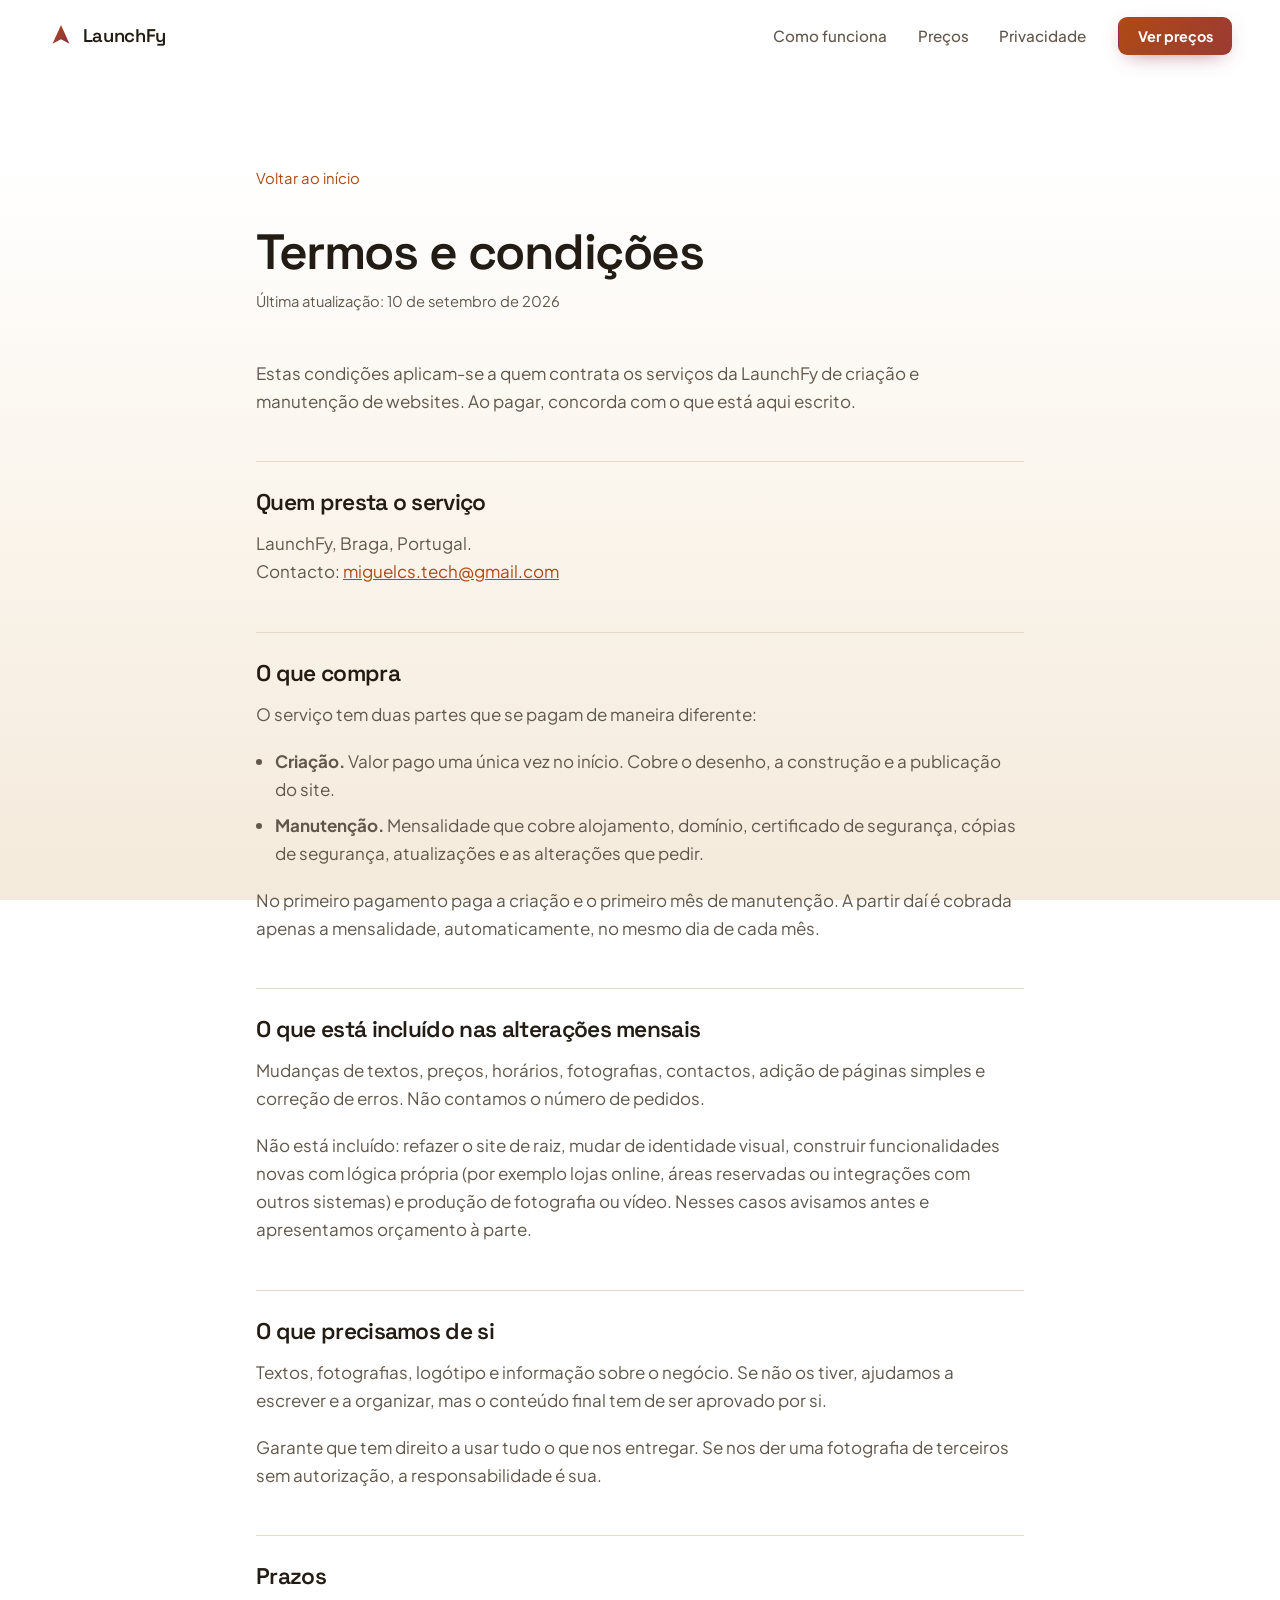
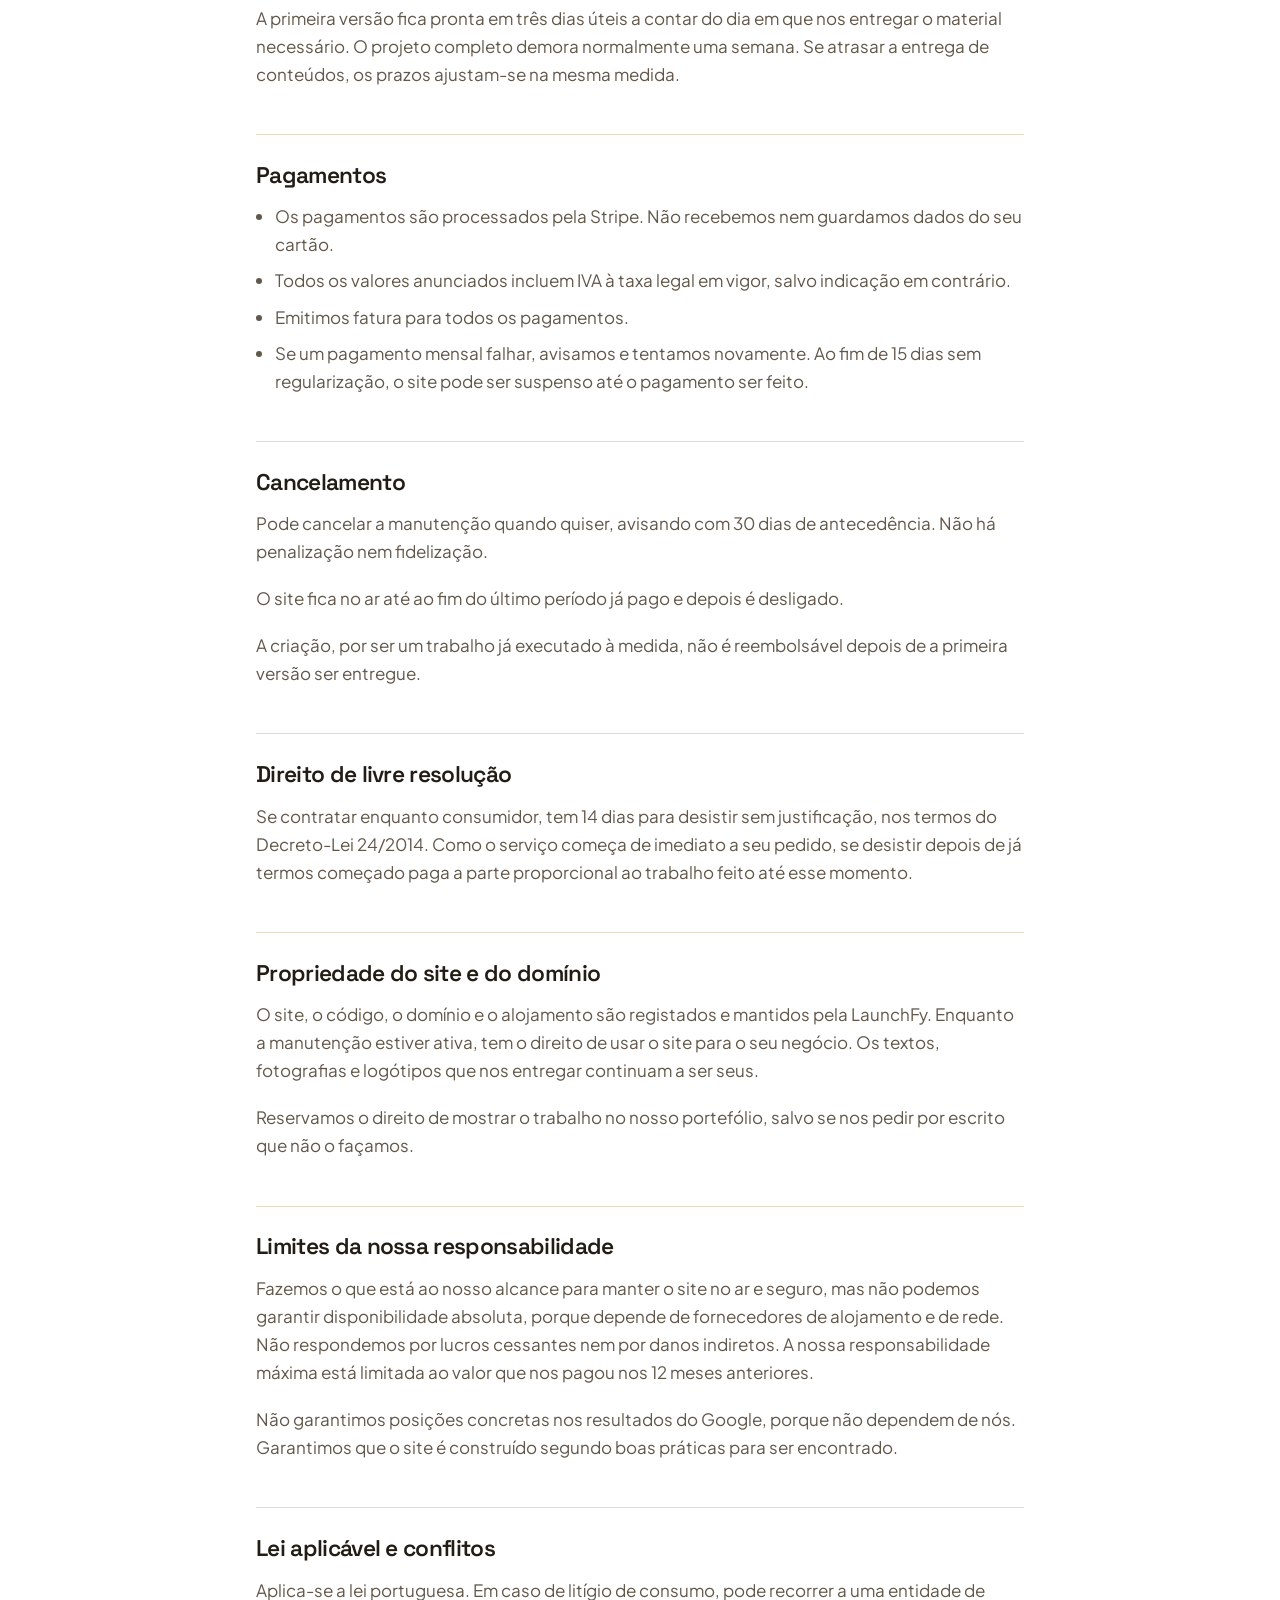
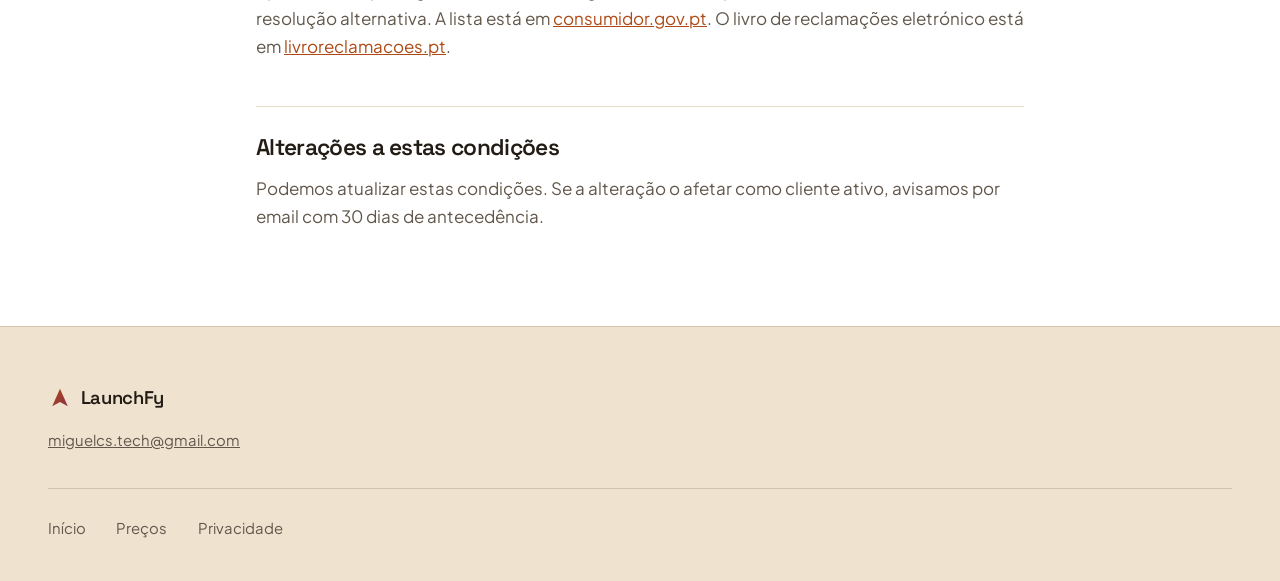
<file: termos.html>
﻿<!doctype html>
<html lang="pt-PT">
<head>
<meta charset="utf-8">
<meta name="viewport" content="width=device-width, initial-scale=1">
<title>Termos e condições | LaunchFy</title>
<meta name="description" content="Condições do serviço de criação e manutenção de websites: o que está incluído, prazos, pagamentos, cancelamento e propriedade do trabalho.">
<link rel="canonical" href="https://launchfy-zeta.vercel.app/termos.html">
<meta name="theme-color" content="#FFFFFF">
<link rel="preconnect" href="https://fonts.googleapis.com">
<link rel="preconnect" href="https://fonts.gstatic.com" crossorigin>
<link rel="stylesheet" href="https://fonts.googleapis.com/css2?family=Space+Grotesk:wght@400;500;600;700&family=Plus+Jakarta+Sans:wght@400;500;600;700;800&display=swap">
<link rel="stylesheet" href="assets/style.css?v=3">
<link rel="icon" href="assets/favicon.svg" type="image/svg+xml">
</head>
<body>

<a class="skip" href="#conteudo">Saltar para o conteúdo</a>

<header class="nav stuck" data-nav>
  <div class="nav-in">
    <a class="logo" href="index.html">
      <svg viewBox="0 0 40 40" width="26" height="26" aria-hidden="true">
        <defs><linearGradient id="lg1" x1="0" y1="0" x2="1" y2="1"><stop offset="0%" stop-color="#AE4A15"/><stop offset="100%" stop-color="#8B2F4A"/></linearGradient></defs>
        <path d="M20 3 L33 32 L20 25 L7 32 Z" fill="url(#lg1)"/>
      </svg>
      <span>LaunchFy</span>
    </a>
    <nav class="links" aria-label="Principal">
      <a href="index.html#como">Como funciona</a>
      <a href="index.html#precos">Preços</a>
      <a href="privacidade.html">Privacidade</a>
    </nav>
    <div class="nav-acts">
      <a class="btn btn-grad btn-sm" href="index.html#precos">Ver preços</a>
    </div>
  </div>
  <div class="scrollbar"><span data-progress></span></div>
</header>

<main id="conteudo">
  <article class="doc">
    <div class="shell narrow">
      <a class="back" href="index.html">Voltar ao início</a>

      <h1>Termos e condições</h1>
      <p class="updated">Última atualização: 10 de setembro de 2026</p>

      <p>Estas condições aplicam-se a quem contrata os serviços da LaunchFy de criação e manutenção de websites. Ao pagar, concorda com o que está aqui escrito.</p>

      <h2>Quem presta o serviço</h2>
      <p>
        <!-- PREENCHER antes de publicar: NIF e morada completa (rua e codigo postal). A lei exige-os aqui. -->
        LaunchFy, Braga, Portugal.<br>
        Contacto: <a href="mailto:miguelcs.tech@gmail.com">miguelcs.tech@gmail.com</a>
      </p>

      <h2>O que compra</h2>
      <p>O serviço tem duas partes que se pagam de maneira diferente:</p>
      <ul>
        <li><strong>Criação.</strong> Valor pago uma única vez no início. Cobre o desenho, a construção e a publicação do site.</li>
        <li><strong>Manutenção.</strong> Mensalidade que cobre alojamento, domínio, certificado de segurança, cópias de segurança, atualizações e as alterações que pedir.</li>
      </ul>
      <p>No primeiro pagamento paga a criação e o primeiro mês de manutenção. A partir daí é cobrada apenas a mensalidade, automaticamente, no mesmo dia de cada mês.</p>

      <h2>O que está incluído nas alterações mensais</h2>
      <p>Mudanças de textos, preços, horários, fotografias, contactos, adição de páginas simples e correção de erros. Não contamos o número de pedidos.</p>
      <p>Não está incluído: refazer o site de raiz, mudar de identidade visual, construir funcionalidades novas com lógica própria (por exemplo lojas online, áreas reservadas ou integrações com outros sistemas) e produção de fotografia ou vídeo. Nesses casos avisamos antes e apresentamos orçamento à parte.</p>

      <h2>O que precisamos de si</h2>
      <p>Textos, fotografias, logótipo e informação sobre o negócio. Se não os tiver, ajudamos a escrever e a organizar, mas o conteúdo final tem de ser aprovado por si.</p>
      <p>Garante que tem direito a usar tudo o que nos entregar. Se nos der uma fotografia de terceiros sem autorização, a responsabilidade é sua.</p>

      <h2>Prazos</h2>
      <p>A primeira versão fica pronta em três dias úteis a contar do dia em que nos entregar o material necessário. O projeto completo demora normalmente uma semana. Se atrasar a entrega de conteúdos, os prazos ajustam-se na mesma medida.</p>

      <h2>Pagamentos</h2>
      <ul>
        <li>Os pagamentos são processados pela Stripe. Não recebemos nem guardamos dados do seu cartão.</li>
        <li>Todos os valores anunciados incluem IVA à taxa legal em vigor, salvo indicação em contrário.</li>
        <li>Emitimos fatura para todos os pagamentos.</li>
        <li>Se um pagamento mensal falhar, avisamos e tentamos novamente. Ao fim de 15 dias sem regularização, o site pode ser suspenso até o pagamento ser feito.</li>
      </ul>

      <h2>Cancelamento</h2>
      <p>Pode cancelar a manutenção quando quiser, avisando com 30 dias de antecedência. Não há penalização nem fidelização.</p>
      <p>O site fica no ar até ao fim do último período já pago e depois é desligado.</p>
      <p>A criação, por ser um trabalho já executado à medida, não é reembolsável depois de a primeira versão ser entregue.</p>

      <h2>Direito de livre resolução</h2>
      <p>Se contratar enquanto consumidor, tem 14 dias para desistir sem justificação, nos termos do Decreto-Lei 24/2014. Como o serviço começa de imediato a seu pedido, se desistir depois de já termos começado paga a parte proporcional ao trabalho feito até esse momento.</p>

      <h2>Propriedade do site e do domínio</h2>
      <p>O site, o código, o domínio e o alojamento são registados e mantidos pela LaunchFy. Enquanto a manutenção estiver ativa, tem o direito de usar o site para o seu negócio. Os textos, fotografias e logótipos que nos entregar continuam a ser seus.</p>
      <p>Reservamos o direito de mostrar o trabalho no nosso portefólio, salvo se nos pedir por escrito que não o façamos.</p>

      <h2>Limites da nossa responsabilidade</h2>
      <p>Fazemos o que está ao nosso alcance para manter o site no ar e seguro, mas não podemos garantir disponibilidade absoluta, porque depende de fornecedores de alojamento e de rede. Não respondemos por lucros cessantes nem por danos indiretos. A nossa responsabilidade máxima está limitada ao valor que nos pagou nos 12 meses anteriores.</p>
      <p>Não garantimos posições concretas nos resultados do Google, porque não dependem de nós. Garantimos que o site é construído segundo boas práticas para ser encontrado.</p>

      <h2>Lei aplicável e conflitos</h2>
      <p>Aplica-se a lei portuguesa. Em caso de litígio de consumo, pode recorrer a uma entidade de resolução alternativa. A lista está em <a href="https://www.consumidor.gov.pt/" rel="noopener">consumidor.gov.pt</a>. O livro de reclamações eletrónico está em <a href="https://www.livroreclamacoes.pt/" rel="noopener">livroreclamacoes.pt</a>.</p>

      <h2>Alterações a estas condições</h2>
      <p>Podemos atualizar estas condições. Se a alteração o afetar como cliente ativo, avisamos por email com 30 dias de antecedência.</p>
    </div>
  </article>
</main>

<footer class="foot">
  <div class="shell foot-in">
    <div class="foot-brand">
      <a class="logo" href="index.html">
        <svg viewBox="0 0 40 40" width="24" height="24" aria-hidden="true">
          <defs><linearGradient id="fg1" x1="0" y1="0" x2="1" y2="1"><stop offset="0%" stop-color="#AE4A15"/><stop offset="100%" stop-color="#8B2F4A"/></linearGradient></defs>
          <path d="M20 3 L33 32 L20 25 L7 32 Z" fill="url(#fg1)"/>
        </svg>
        <span>LaunchFy</span>
      </a>
      <p><a href="mailto:miguelcs.tech@gmail.com">miguelcs.tech@gmail.com</a></p>
    </div>
    <nav class="foot-nav" aria-label="Rodapé">
      <a href="index.html">Início</a>
      <a href="index.html#precos">Preços</a>
      <a href="privacidade.html">Privacidade</a>
    </nav>
  </div>
</footer>

<button class="to-top" type="button" data-top hidden aria-label="Voltar ao topo">
  <svg viewBox="0 0 20 20" width="17" height="17" aria-hidden="true"><path d="M10 16V5M5 9.5 10 4.5l5 5" fill="none" stroke="currentColor" stroke-width="2" stroke-linecap="round" stroke-linejoin="round"/></svg>
</button>

<script src="assets/main.js?v=3" defer></script>
</body>
</html>
</file>
<file: assets/style.css>
/* ==========================================================================
   LaunchFy
   Fundo branco a passar para bege. Paleta quente: areia, laranja queimado, vinho.
   ========================================================================== */

:root {
  --paper:   #FFFFFF;
  --sand:    #FBF6EE;
  --sand-2:  #F4EADB;
  --sand-3:  #EFE3D0;

  --surface:   rgba(255, 255, 255, .72);
  --surface-2: rgba(255, 255, 255, .92);
  --line:      #E6DAC8;
  --line-2:    #D3C3AC;

  --ink:    #221C15;
  --dim:    #62574B;
  --dimmer: #7A6D5F;

  --burn:  #AE4A15;
  --wine:  #8B2F4A;
  --amber: #C2571F;
  --grad:  linear-gradient(120deg, #AE4A15 0%, #9B3B33 55%, #8B2F4A 100%);

  --display: "Space Grotesk", ui-sans-serif, system-ui, sans-serif;
  --body:    "Plus Jakarta Sans", ui-sans-serif, system-ui, -apple-system, sans-serif;

  --shell: 74rem;
  --r:  14px;
  --r2: 22px;

  --ease: cubic-bezier(.22, 1, .36, 1);
}

*, *::before, *::after { box-sizing: border-box; }

html {
  scroll-behavior: smooth;
  scroll-padding-top: 6rem;
  -webkit-text-size-adjust: 100%;
  min-height: 100%;
  background: linear-gradient(180deg,
              var(--paper) 0%,
              var(--paper) 18%,
              var(--sand) 52%,
              var(--sand-2) 100%);
  background-attachment: fixed;
}

body {
  margin: 0;
  background: transparent;
  color: var(--ink);
  font-family: var(--body);
  font-size: 1.0625rem;
  line-height: 1.65;
  overflow-x: hidden;
  -webkit-font-smoothing: antialiased;
}

h1, h2, h3 {
  font-family: var(--display);
  font-weight: 600;
  line-height: 1.06;
  letter-spacing: -.03em;
  margin: 0;
  text-wrap: balance;
}

p { margin: 0 0 1.1em; }
p:last-child { margin-bottom: 0; }
a { color: inherit; }
img, svg { max-width: 100%; }

::selection { background: var(--wine); color: #fff; }

:focus-visible {
  outline: 2px solid var(--burn);
  outline-offset: 3px;
  border-radius: 6px;
}

.sr {
  position: absolute; width: 1px; height: 1px;
  overflow: hidden; clip-path: inset(50%); white-space: nowrap;
}

.shell {
  width: min(100% - 2.5rem, var(--shell));
  margin-inline: auto;
}
.shell.narrow { max-width: 48rem; }

/* ---------------------------------------------------------- arranque */

.boot {
  position: fixed;
  inset: 0;
  z-index: 300;
  display: grid;
  place-content: center;
  justify-items: center;
  gap: 1.5rem;
  background: var(--paper);
  animation: bootOut .5s var(--ease) 1s forwards;
}
.boot.done { display: none; }

.boot-mark {
  display: flex;
  align-items: center;
  gap: .7rem;
  font-family: var(--display);
  font-size: 1.5rem;
  font-weight: 600;
  letter-spacing: -.02em;
  animation: bootIn .6s var(--ease) both;
}
.boot-bar {
  width: 160px; height: 2px;
  background: var(--line);
  border-radius: 2px;
  overflow: hidden;
}
.boot-bar i {
  display: block; height: 100%; width: 100%;
  background: var(--grad);
  transform-origin: 0 50%;
  animation: bootFill 1s var(--ease) both;
}
@keyframes bootIn  { from { opacity: 0; transform: translateY(12px) } }
@keyframes bootFill{ from { transform: scaleX(0) } to { transform: scaleX(1) } }
@keyframes bootOut { to { opacity: 0; visibility: hidden } }

/* ------------------------------------------------------------- skip */

.skip {
  position: fixed; top: .7rem; left: .7rem; z-index: 400;
  padding: .7rem 1.15rem;
  background: var(--ink); color: var(--paper);
  font-weight: 700; text-decoration: none;
  border-radius: 10px;
  transform: translateY(-180%);
  transition: transform .18s var(--ease);
}
.skip:focus-visible { transform: none; }

/* ------------------------------------------------------------ cabeçalho */

.nav {
  position: sticky; top: 0; z-index: 200;
  backdrop-filter: blur(16px) saturate(1.4);
  -webkit-backdrop-filter: blur(16px) saturate(1.4);
  background: rgba(255, 255, 255, .72);
  border-bottom: 1px solid transparent;
  transition: background .3s ease, border-color .3s ease, box-shadow .3s ease;
}
.nav.stuck {
  background: rgba(255, 255, 255, .9);
  border-bottom-color: var(--line);
  box-shadow: 0 4px 24px -14px rgba(34, 28, 21, .35);
}

.nav-in {
  width: min(100% - 2.5rem, var(--shell));
  margin-inline: auto;
  display: flex; align-items: center; gap: 2rem;
  min-height: 4.5rem;
}

.logo {
  display: flex; align-items: center; gap: .55rem;
  font-family: var(--display);
  font-size: 1.15rem; font-weight: 600;
  letter-spacing: -.02em;
  text-decoration: none;
  margin-right: auto;
}
.logo svg { transition: transform .4s var(--ease); }
.logo:hover svg { transform: translateY(-3px) rotate(-8deg); }

.links { display: flex; gap: 1.9rem; font-size: .95rem; font-weight: 500; }
.links a {
  position: relative;
  color: var(--dim);
  text-decoration: none;
  padding-block: .3rem;
  transition: color .2s ease;
}
.links a::after {
  content: "";
  position: absolute; left: 0; bottom: 0;
  width: 100%; height: 1.5px;
  background: var(--grad);
  transform: scaleX(0); transform-origin: 100% 50%;
  transition: transform .3s var(--ease);
}
.links a:hover { color: var(--ink); }
.links a:hover::after { transform: scaleX(1); transform-origin: 0 50%; }

.nav-acts { display: flex; align-items: center; gap: .7rem; }

.icon-btn {
  display: grid; place-content: center;
  width: 2.35rem; height: 2.35rem;
  color: var(--dim);
  background: var(--surface);
  border: 1px solid var(--line);
  border-radius: 10px;
  cursor: pointer;
  transition: color .2s ease, border-color .2s ease, background .2s ease;
}
.icon-btn:hover { color: var(--ink); border-color: var(--line-2); background: var(--surface-2); }

.scrollbar { height: 2px; background: transparent; }
.scrollbar span {
  display: block; height: 100%; width: 0;
  background: var(--grad);
}

/* ------------------------------------------------------------- botões */

.btn {
  position: relative;
  display: inline-flex; align-items: center; justify-content: center;
  gap: .5rem;
  font-family: var(--body);
  font-size: .97rem; font-weight: 700;
  line-height: 1;
  text-decoration: none;
  padding: .95rem 1.6rem;
  border: 1px solid transparent;
  border-radius: 11px;
  cursor: pointer;
  overflow: hidden;
  transition: transform .2s var(--ease), box-shadow .3s ease,
              background .25s ease, border-color .25s ease, color .25s ease;
}
.btn:active { transform: scale(.97); }

.btn-grad {
  color: #fff;
  background: var(--grad);
  background-size: 200% 100%;
  box-shadow: 0 6px 22px -10px rgba(139, 47, 74, .8);
}
.btn-grad:hover {
  background-position: 100% 0;
  transform: translateY(-2px);
  box-shadow: 0 12px 30px -10px rgba(139, 47, 74, .9);
}
.btn-grad::after {
  content: "";
  position: absolute; inset: 0;
  background: linear-gradient(105deg, transparent 35%, rgba(255,255,255,.4) 50%, transparent 65%);
  transform: translateX(-120%);
  transition: transform .7s var(--ease);
}
.btn-grad:hover::after { transform: translateX(120%); }

.btn-glass {
  color: var(--ink);
  background: var(--surface);
  border-color: var(--line-2);
  backdrop-filter: blur(8px);
}
.btn-glass:hover {
  background: var(--surface-2);
  border-color: var(--burn);
  color: var(--burn);
  transform: translateY(-2px);
}

.btn-lg   { padding: 1.1rem 2rem; font-size: 1.02rem; }
.btn-sm   { padding: .65rem 1.15rem; font-size: .9rem; border-radius: 9px; }
.btn-full { display: flex; width: 100%; }

/* --------------------------------------------------------------- hero */

.hero {
  position: relative;
  padding: clamp(4rem, 11vw, 8.5rem) 0 clamp(4rem, 9vw, 7rem);
  text-align: center;
  overflow: hidden;
  isolation: isolate;
}

.grid-fade {
  position: absolute; inset: 0; z-index: -1;
  background-image:
    linear-gradient(rgba(34, 28, 21, .045) 1px, transparent 1px),
    linear-gradient(90deg, rgba(34, 28, 21, .045) 1px, transparent 1px);
  background-size: 58px 58px;
  mask-image: radial-gradient(ellipse 78% 60% at 50% 30%, #000 20%, transparent 75%);
  -webkit-mask-image: radial-gradient(ellipse 78% 60% at 50% 30%, #000 20%, transparent 75%);
}

.badge {
  display: inline-flex; align-items: center; gap: .6rem;
  font-size: .88rem; font-weight: 600;
  color: var(--dim);
  background: var(--surface-2);
  border: 1px solid var(--line);
  border-radius: 100px;
  padding: .5rem 1.05rem .5rem .85rem;
  margin: 0 0 2rem;
  box-shadow: 0 2px 10px -6px rgba(34, 28, 21, .3);
}
.dot {
  width: 7px; height: 7px; border-radius: 50%;
  background: var(--burn);
  box-shadow: 0 0 0 0 rgba(174, 74, 21, .55);
  animation: pulse 2.4s ease-out infinite;
}
@keyframes pulse {
  0%   { box-shadow: 0 0 0 0 rgba(174, 74, 21, .5) }
  70%  { box-shadow: 0 0 0 10px rgba(174, 74, 21, 0) }
  100% { box-shadow: 0 0 0 0 rgba(174, 74, 21, 0) }
}

.hero-h {
  font-size: clamp(2.4rem, 6.6vw, 4.6rem);
  max-width: 17ch;
  margin: 0 auto 1.6rem;
}
.hero-h .w {
  display: inline-block;
  opacity: 0;
  transform: translateY(1em) rotate(4deg);
  animation: wordUp .8s var(--ease) forwards;
  animation-delay: calc(1.05s + var(--i) * .055s);
}
.hero-h .w.grad {
  background: var(--grad);
  -webkit-background-clip: text;
  background-clip: text;
  color: transparent;
}
@keyframes wordUp { to { opacity: 1; transform: none } }

.hero-p {
  font-size: clamp(1.04rem, 1.5vw, 1.18rem);
  color: var(--dim);
  max-width: 46ch;
  margin: 0 auto 2.5rem;
}

.hero-acts {
  display: flex; flex-wrap: wrap; gap: .85rem;
  justify-content: center;
}

.stats {
  display: grid;
  grid-template-columns: repeat(3, 1fr);
  gap: 1rem;
  max-width: 44rem;
  margin: 4rem auto 0;
  padding-top: 2.5rem;
  border-top: 1px solid var(--line);
}
.stat b {
  display: block;
  font-family: var(--display);
  font-size: clamp(1.9rem, 4vw, 2.7rem);
  font-weight: 700;
  letter-spacing: -.03em;
  background: var(--grad);
  -webkit-background-clip: text; background-clip: text;
  color: transparent;
  line-height: 1.1;
}
.stat span {
  display: block;
  font-size: .87rem;
  color: var(--dim);
  margin-top: .4rem;
  line-height: 1.45;
}

[data-anim] {
  opacity: 0;
  transform: translateY(20px);
  animation: fadeUp .85s var(--ease) forwards;
}
[data-anim="1"] { animation-delay: .95s }
[data-anim="2"] { animation-delay: 1.5s }
[data-anim="3"] { animation-delay: 1.62s }
[data-anim="4"] { animation-delay: 1.74s }
@keyframes fadeUp { to { opacity: 1; transform: none } }

.scroll-hint {
  position: absolute; left: 50%; bottom: 1.6rem;
  translate: -50% 0;
  width: 22px; height: 34px;
  border: 1.5px solid var(--line-2);
  border-radius: 12px;
  opacity: 0;
  animation: fadeUp .8s var(--ease) 2.1s forwards;
}
.scroll-hint span {
  position: absolute; left: 50%; top: 7px;
  translate: -50% 0;
  width: 3px; height: 7px; border-radius: 2px;
  background: var(--grad);
  animation: wheel 1.9s ease-in-out infinite;
}
@keyframes wheel {
  0%,100% { transform: translateY(0);   opacity: 1 }
  60%     { transform: translateY(11px); opacity: .1 }
}

/* ------------------------------------------------------------ marquee */

.strip {
  border-block: 1px solid var(--line);
  background: var(--surface);
  padding: 1.15rem 0;
  overflow: hidden;
}
.marquee { display: flex; width: 100%; overflow: hidden;
  mask-image: linear-gradient(90deg, transparent, #000 12%, #000 88%, transparent);
  -webkit-mask-image: linear-gradient(90deg, transparent, #000 12%, #000 88%, transparent);
}
.track {
  display: flex; align-items: center; gap: 2.4rem;
  flex: 0 0 auto;
  padding-right: 2.4rem;
  animation: slide 34s linear infinite;
}
.marquee:hover .track { animation-play-state: paused; }
.track span {
  font-family: var(--display);
  font-size: 1.02rem; font-weight: 500;
  color: var(--dim);
  white-space: nowrap;
  transition: color .25s ease;
}
.track span:hover { color: var(--burn); }
.track i { color: var(--wine); font-size: .6rem; font-style: normal; opacity: .6; }
@keyframes slide { to { transform: translateX(-50%) } }

/* ------------------------------------------------------------- secções */

.sec { padding: clamp(4.5rem, 9vw, 8rem) 0; }
.sec-alt {
  background: var(--surface);
  border-block: 1px solid var(--line);
}

.eyebrow {
  font-size: .82rem; font-weight: 700;
  letter-spacing: .1em; text-transform: uppercase;
  background: var(--grad);
  -webkit-background-clip: text; background-clip: text;
  color: transparent;
  margin: 0 0 .9rem;
}

.head { max-width: 44rem; margin-bottom: 3.5rem; }
.head h2 { font-size: clamp(1.95rem, 4.2vw, 3rem); }
.head-p { color: var(--dim); margin-top: 1.1rem; max-width: 40rem; }

.two { display: grid; gap: 2rem; }
@media (min-width: 56rem) {
  .two { grid-template-columns: 1fr 1fr; gap: 4rem; align-items: start; }
}
.two h2 { font-size: clamp(1.85rem, 3.8vw, 2.8rem); }
.two-body { color: var(--dim); }
.two-body .quote {
  margin-top: 1.9rem; padding: 1.2rem 0 1.2rem 1.5rem;
  border-left: 2px solid var(--burn);
  font-family: var(--display);
  font-size: 1.22rem; line-height: 1.4;
  color: var(--ink);
}

/* --------------------------------------------------------------- fluxo */

.flow { list-style: none; margin: 0; padding: 0; display: grid; gap: 0; }
.flow li {
  display: grid;
  grid-template-columns: auto 1fr;
  gap: 1.6rem;
  padding: 1.9rem 0;
  border-top: 1px solid var(--line);
  position: relative;
}
.flow li:last-child { border-bottom: 1px solid var(--line); }

.flow-n {
  display: grid; place-content: center;
  width: 3.1rem; height: 3.1rem;
  border-radius: 12px;
  background: var(--surface-2);
  border: 1px solid var(--line);
  transition: border-color .35s var(--ease), background .35s var(--ease),
              transform .35s var(--ease), box-shadow .35s var(--ease);
}
.flow-n b {
  font-family: var(--display);
  font-size: 1.02rem; font-weight: 700;
  background: var(--grad);
  -webkit-background-clip: text; background-clip: text;
  color: transparent;
}
.flow li:hover .flow-n {
  border-color: var(--burn);
  background: #fff;
  transform: translateY(-3px) scale(1.05);
  box-shadow: 0 10px 24px -14px rgba(174, 74, 21, .8);
}
.flow-c h3 { font-size: 1.32rem; margin-bottom: .5rem; }
.flow-c p { color: var(--dim); max-width: 52ch; }

@media (min-width: 56rem) {
  .flow li { grid-template-columns: auto 18rem 1fr; align-items: start; gap: 2.4rem; }
  .flow-c { display: contents; }
  .flow-c h3 { margin: .35rem 0 0; }
  .flow-c p { margin: .35rem 0 0; }
}

/* -------------------------------------------------------------- cartões */

.cards { display: grid; gap: 1.4rem; }
@media (min-width: 54rem) { .cards { grid-template-columns: 1fr 1fr; } }

.card {
  position: relative;
  display: flex; flex-direction: column;
  padding: 2.1rem;
  background: #fff;
  border: 1px solid var(--line);
  border-radius: var(--r2);
  overflow: hidden;
  transform-style: preserve-3d;
  box-shadow: 0 2px 14px -10px rgba(34, 28, 21, .4);
  transition: border-color .35s ease, box-shadow .45s ease;
}
.card:hover {
  border-color: var(--line-2);
  box-shadow: 0 22px 50px -28px rgba(34, 28, 21, .55);
}

/* etiqueta que diz quando se paga: uma vez ou todos os meses */
.when {
  align-self: flex-start;
  font-size: .74rem; font-weight: 700;
  letter-spacing: .06em; text-transform: uppercase;
  color: var(--burn);
  background: rgba(174, 74, 21, .09);
  border: 1px solid rgba(174, 74, 21, .22);
  padding: .3rem .75rem;
  border-radius: 100px;
  margin: 0 0 1.3rem;
}

.card-top h3 { font-size: 1.65rem; margin-bottom: .55rem; }
.card-top p { color: var(--dim); font-size: .97rem; min-height: 3em; }

.card-price {
  margin: 1.7rem 0 .3rem;
  padding: 1.3rem 0;
  border-block: 1px solid var(--line);
}
.pr { display: flex; align-items: baseline; gap: .55rem; }
.pr-2 { margin-top: .45rem; }
.pr b {
  font-family: var(--display);
  font-size: 2.4rem; font-weight: 700;
  letter-spacing: -.035em;
  line-height: 1;
}
.pr-2 b { font-size: 1.75rem; color: var(--dim); }
.pr span { color: var(--dim); font-size: .93rem; }

.feat { list-style: none; margin: 1.6rem 0 2rem; padding: 0; font-size: .96rem; }
.feat li {
  position: relative;
  padding: .48rem 0 .48rem 1.6rem;
  color: var(--dim);
}
.feat li::before {
  content: "";
  position: absolute; left: 0; top: 1.05em;
  width: 8px; height: 8px;
  border-radius: 50%;
  background: var(--grad);
}
.feat { margin-bottom: 0; }
.card .feat { margin-top: auto; }

/* um único botão de compra, por baixo dos dois cartões */
.buy {
  margin-top: 3rem;
  padding: 3.4rem 2.2rem 2.4rem;
  background: #fff;
  border: 1px solid var(--line-2);
  border-radius: var(--r2);
  box-shadow: 0 10px 34px -22px rgba(34, 28, 21, .5);
  text-align: center;
}
.buy .btn { min-width: 17rem; }
.buy-note {
  margin: 1.1rem 0 0;
  font-size: .95rem;
  color: var(--dim);
  max-width: 34rem;
  margin-inline: auto;
}
.buy-note strong {
  color: var(--ink);
  font-family: var(--display);
  font-size: 1.1rem;
}

.pay-note {
  margin-top: 1.6rem;
  font-size: .92rem;
  color: var(--dim);
  max-width: 52rem;
  text-align: center;
  margin-inline: auto;
}

/* ------------------------------------------------------------- fundador */

.founder { display: grid; gap: 2rem; max-width: 46rem; }

@keyframes float {
  0%,100% { transform: translateY(0)     rotate(0) }
  50%     { transform: translateY(-9px) rotate(-2deg) }
}
.founder-body h2 { font-size: clamp(1.8rem, 3.4vw, 2.5rem); }
.founder-role {
  color: var(--dim);
  font-weight: 600;
  margin: .45rem 0 1.4rem;
}
/* :not(.eyebrow) para não tapar o gradiente da eyebrow, que precisa de color: transparent */
.founder-body p:not(.eyebrow) { color: var(--dim); max-width: 54ch; }

/* ----------------------------------------------------------------- faq */

.faq { border-top: 1px solid var(--line); }
details { border-bottom: 1px solid var(--line); }
summary {
  position: relative;
  list-style: none;
  cursor: pointer;
  font-family: var(--display);
  font-size: 1.15rem;
  font-weight: 500;
  padding: 1.35rem 3rem 1.35rem 0;
  transition: color .22s ease;
}
summary::-webkit-details-marker { display: none; }
summary:hover { color: var(--burn); }
summary::after,
summary::before {
  content: "";
  position: absolute; right: .5rem; top: 50%;
  width: 13px; height: 1.8px;
  background: currentColor;
  border-radius: 2px;
  transition: transform .32s var(--ease), opacity .32s ease;
}
summary::before { transform: translateY(-50%) rotate(90deg); }
summary::after  { transform: translateY(-50%); }
details[open] summary::before { transform: translateY(-50%) rotate(0); opacity: 0; }
details[open] summary { color: var(--burn); }

.ans { padding: 0 3rem 1.5rem 0; color: var(--dim); max-width: 60ch; }
details[open] .ans { animation: ansIn .4s var(--ease) both; }
@keyframes ansIn { from { opacity: 0; transform: translateY(-8px) } }

/* ----------------------------------------------------------------- cta */

.cta {
  position: relative;
  padding: clamp(4.5rem, 9vw, 7.5rem) 0;
  text-align: center;
  overflow: hidden;
  border-top: 1px solid var(--line);
  background: var(--sand-2);
  isolation: isolate;
}

.cta-in h2 { font-size: clamp(2rem, 4.6vw, 3.2rem); margin-bottom: 1rem; }
.cta-in > p { color: var(--dim); max-width: 40ch; margin: 0 auto 2.3rem; }

/* -------------------------------------------------------------- rodapé */

.foot {
  background: var(--sand-3);
  border-top: 1px solid var(--line-2);
  padding: 3.5rem 0 2.5rem;
  font-size: .93rem;
  color: var(--dim);
}
.foot-in { display: grid; gap: 1.8rem; }
.foot-brand .logo { margin-bottom: .9rem; color: var(--ink); }
.foot-brand p { margin-bottom: .4rem; max-width: 34ch; }
.foot a { color: var(--dim); }
.foot-brand a:hover { color: var(--burn); }

/* links do rodapé lado a lado, não empilhados */
.foot-nav {
  display: flex;
  flex-wrap: wrap;
  gap: .7rem 1.9rem;
  align-items: center;
  padding-top: 1.7rem;
  border-top: 1px solid var(--line-2);
}
.foot-nav a { text-decoration: none; transition: color .2s ease; }
.foot-nav a:hover { color: var(--burn); }

.foot-legal {
  margin: 0;
  padding-top: 1.9rem;
  border-top: 1px solid var(--line-2);
  font-size: .85rem;
}
.foot-legal a { color: var(--dim); text-decoration: underline; }
.foot-legal a:hover { color: var(--burn); }

/* ------------------------------------------------------------ ao topo */

.to-top {
  position: fixed; right: 1.3rem; bottom: 1.3rem; z-index: 150;
  display: grid; place-content: center;
  width: 2.9rem; height: 2.9rem;
  color: var(--ink);
  background: rgba(255, 255, 255, .9);
  backdrop-filter: blur(10px);
  border: 1px solid var(--line-2);
  border-radius: 12px;
  box-shadow: 0 6px 20px -12px rgba(34, 28, 21, .6);
  cursor: pointer;
  opacity: 0; transform: translateY(14px) scale(.9);
  transition: opacity .3s var(--ease), transform .3s var(--ease),
              border-color .25s ease, color .25s ease;
}
.to-top.show { opacity: 1; transform: none; }
.to-top:hover { border-color: var(--burn); color: var(--burn); transform: translateY(-3px); }
.to-top[hidden] { display: none; }

/* ------------------------------------------------------------ procura */

.find {
  width: min(100% - 2rem, 38rem);
  margin-top: 11vh;
  padding: 0;
  color: var(--ink);
  background: #fff;
  border: 1px solid var(--line-2);
  border-radius: var(--r);
  box-shadow: 0 40px 80px -34px rgba(34, 28, 21, .65);
  overflow: hidden;
}
.find::backdrop { background: rgba(34, 28, 21, .38); backdrop-filter: blur(3px); }
.find[open] { animation: popIn .28s var(--ease); }
@keyframes popIn { from { opacity: 0; transform: translateY(-14px) scale(.97) } }

.find-top {
  display: flex; align-items: center; gap: .75rem;
  padding: 1.05rem 1.2rem;
  border-bottom: 1px solid var(--line);
  color: var(--dim);
}
#find-q {
  flex: 1;
  font: inherit; font-size: 1.05rem;
  color: var(--ink);
  background: none; border: 0;
  padding: .35rem 0;
}
#find-q::placeholder { color: var(--dim); }
#find-q:focus { outline: none; }
.esc {
  font: inherit; font-size: .78rem; font-weight: 700;
  color: var(--dim);
  background: var(--sand-2);
  border: 1px solid var(--line);
  border-radius: 6px;
  padding: .25rem .5rem;
  cursor: pointer;
}
.esc:hover { color: var(--ink); border-color: var(--line-2); }

.find-out { max-height: 52vh; overflow-y: auto; }
.find-hit {
  display: block;
  padding: .9rem 1.2rem;
  border-bottom: 1px solid var(--line);
  text-decoration: none;
  transition: background .18s ease;
}
.find-hit:hover, .find-hit:focus-visible { background: var(--sand); }
.find-hit strong {
  display: block;
  font-family: var(--display);
  font-size: 1.02rem; font-weight: 500;
}
.find-hit span { color: var(--dim); font-size: .87rem; }
.find-none { padding: 1.5rem 1.2rem; color: var(--dim); margin: 0; }

/* ------------------------------------------------------------- cookies */

.cookie {
  position: fixed; left: 1.3rem; bottom: 1.3rem; z-index: 180;
  width: min(100% - 2.6rem, 27rem);
  padding: 1.25rem 1.35rem;
  background: rgba(255, 255, 255, .96);
  backdrop-filter: blur(14px);
  border: 1px solid var(--line-2);
  border-radius: var(--r);
  box-shadow: 0 24px 50px -26px rgba(34, 28, 21, .7);
  font-size: .91rem;
  color: var(--dim);
  animation: cookieUp .5s var(--ease) 1.6s both;
}
.cookie[hidden] { display: none; }
.cookie strong { color: var(--ink); }
.cookie p { margin-bottom: .95rem; }
.cookie-acts { display: flex; align-items: center; flex-wrap: wrap; gap: .65rem; }
.cookie-acts a { font-size: .87rem; color: var(--dim); }
.cookie-acts a:hover { color: var(--burn); }
@keyframes cookieUp { from { opacity: 0; transform: translateY(20px) } }

/* -------------------------------------------------- revelar no scroll */

[data-reveal] {
  opacity: 0;
  transform: translateY(26px);
  transition: opacity .8s var(--ease), transform .8s var(--ease);
}
[data-reveal].in { opacity: 1; transform: none; }

/* --------------------------------------------------- páginas de texto */

.doc { padding: clamp(3rem, 7vw, 5.5rem) 0 clamp(3.5rem, 8vw, 6rem); }
.doc h1 { font-size: clamp(2.1rem, 4.6vw, 3.1rem); margin-bottom: .7rem; }
.doc .updated { color: var(--dim); font-size: .92rem; margin-bottom: 2.8rem; }
.doc h2 {
  font-size: 1.42rem;
  margin: 2.9rem 0 .9rem;
  padding-top: 1.8rem;
  border-top: 1px solid var(--line);
}
.doc p, .doc li { color: var(--dim); }
.doc ul { padding-left: 1.2rem; margin: 0 0 1.1em; }
.doc li { margin-bottom: .5rem; }
.doc a { color: var(--burn); }
.doc code {
  font-size: .9em;
  background: var(--sand-2);
  border: 1px solid var(--line);
  border-radius: 5px;
  padding: .1rem .35rem;
}
.back {
  display: inline-block;
  margin-bottom: 2.2rem;
  font-size: .93rem;
  color: var(--dim);
  text-decoration: none;
}
.back:hover { color: var(--burn); }

/* ------------------------------------------------------------- erro 404 */

.oops {
  position: relative;
  min-height: 74vh;
  display: grid; place-content: center;
  text-align: center;
  padding: 4rem 1.5rem;
  overflow: hidden;
  isolation: isolate;
}
.oops .code {
  font-family: var(--display);
  font-size: clamp(5.5rem, 20vw, 12rem);
  font-weight: 700;
  letter-spacing: -.05em;
  line-height: .88;
  background: var(--grad);
  background-size: 200% 100%;
  -webkit-background-clip: text; background-clip: text;
  color: transparent;
  margin: 0 0 1.2rem;
  animation: shift 7s ease-in-out infinite;
}
@keyframes shift { 0%,100% { background-position: 0 0 } 50% { background-position: 100% 0 } }
.oops h1 { font-size: clamp(1.7rem, 4vw, 2.5rem); margin-bottom: .9rem; }
.oops > p { color: var(--dim); max-width: 34rem; margin: 0 auto 2.3rem; }

/* ------------------------------------------------------------ obrigado */

.done { padding: clamp(4rem, 9vw, 7rem) 0; text-align: center; }
.done .seal {
  width: 4.2rem; height: 4.2rem;
  margin: 0 auto 1.8rem;
  display: grid; place-content: center;
  color: #fff;
  background: var(--grad);
  border-radius: 50%;
  box-shadow: 0 16px 40px -16px rgba(139, 47, 74, .85);
  animation: sealIn .7s var(--ease) both, float 6s ease-in-out 1s infinite;
}
@keyframes sealIn { from { opacity: 0; transform: scale(.5) } }
.done h1 { font-size: clamp(2rem, 4.6vw, 3rem); margin-bottom: 1rem; }
.done .hero-p { margin-inline: auto; }
.done .flow { text-align: left; max-width: 44rem; margin: 3rem auto 0; }

/* ---------------------------------------------------------- ecrãs curtos */

@media (max-width: 52rem) {
  .links { display: none; }
  .stats { grid-template-columns: 1fr; gap: 1.6rem; text-align: left; }
  .stat { display: flex; align-items: baseline; gap: .9rem; }
  .stat span { margin-top: 0; }
  .stat span br { display: none; }
  .card-top p { min-height: 0; }
  .buy { padding: 2.6rem 1.25rem 1.8rem; }
  .buy .btn { min-width: 0; width: 100%; }
  .hero { text-align: left; }
  .hero-h, .hero-p { margin-inline: 0; }
  .hero-acts { justify-content: flex-start; }
  .btn-lg { padding: 1rem 1.5rem; }
  .cta { text-align: center; }
  .cta-in > p { margin-inline: auto; }
  .cta .hero-acts { justify-content: center; }
  .scroll-hint { display: none; }
}

@media (max-width: 30rem) {
  .hero-acts .btn { width: 100%; }
}

/* -------------------------------------------------------- menos movimento */

@media (prefers-reduced-motion: reduce) {
  html { scroll-behavior: auto; }
  *, *::before, *::after {
    animation-duration: .01ms !important;
    animation-iteration-count: 1 !important;
    transition-duration: .01ms !important;
  }
  .boot { display: none; }
  [data-reveal], [data-anim], .hero-h .w { opacity: 1 !important; transform: none !important; }
}

/* ------------------------------------------------------------ impressão */

@media print {
  .nav, .to-top, .cookie, .find, .boot, .grid-fade,
  .strip, .scroll-hint { display: none !important; }
  html, body { background: #fff; color: #000; }
}
</file>
